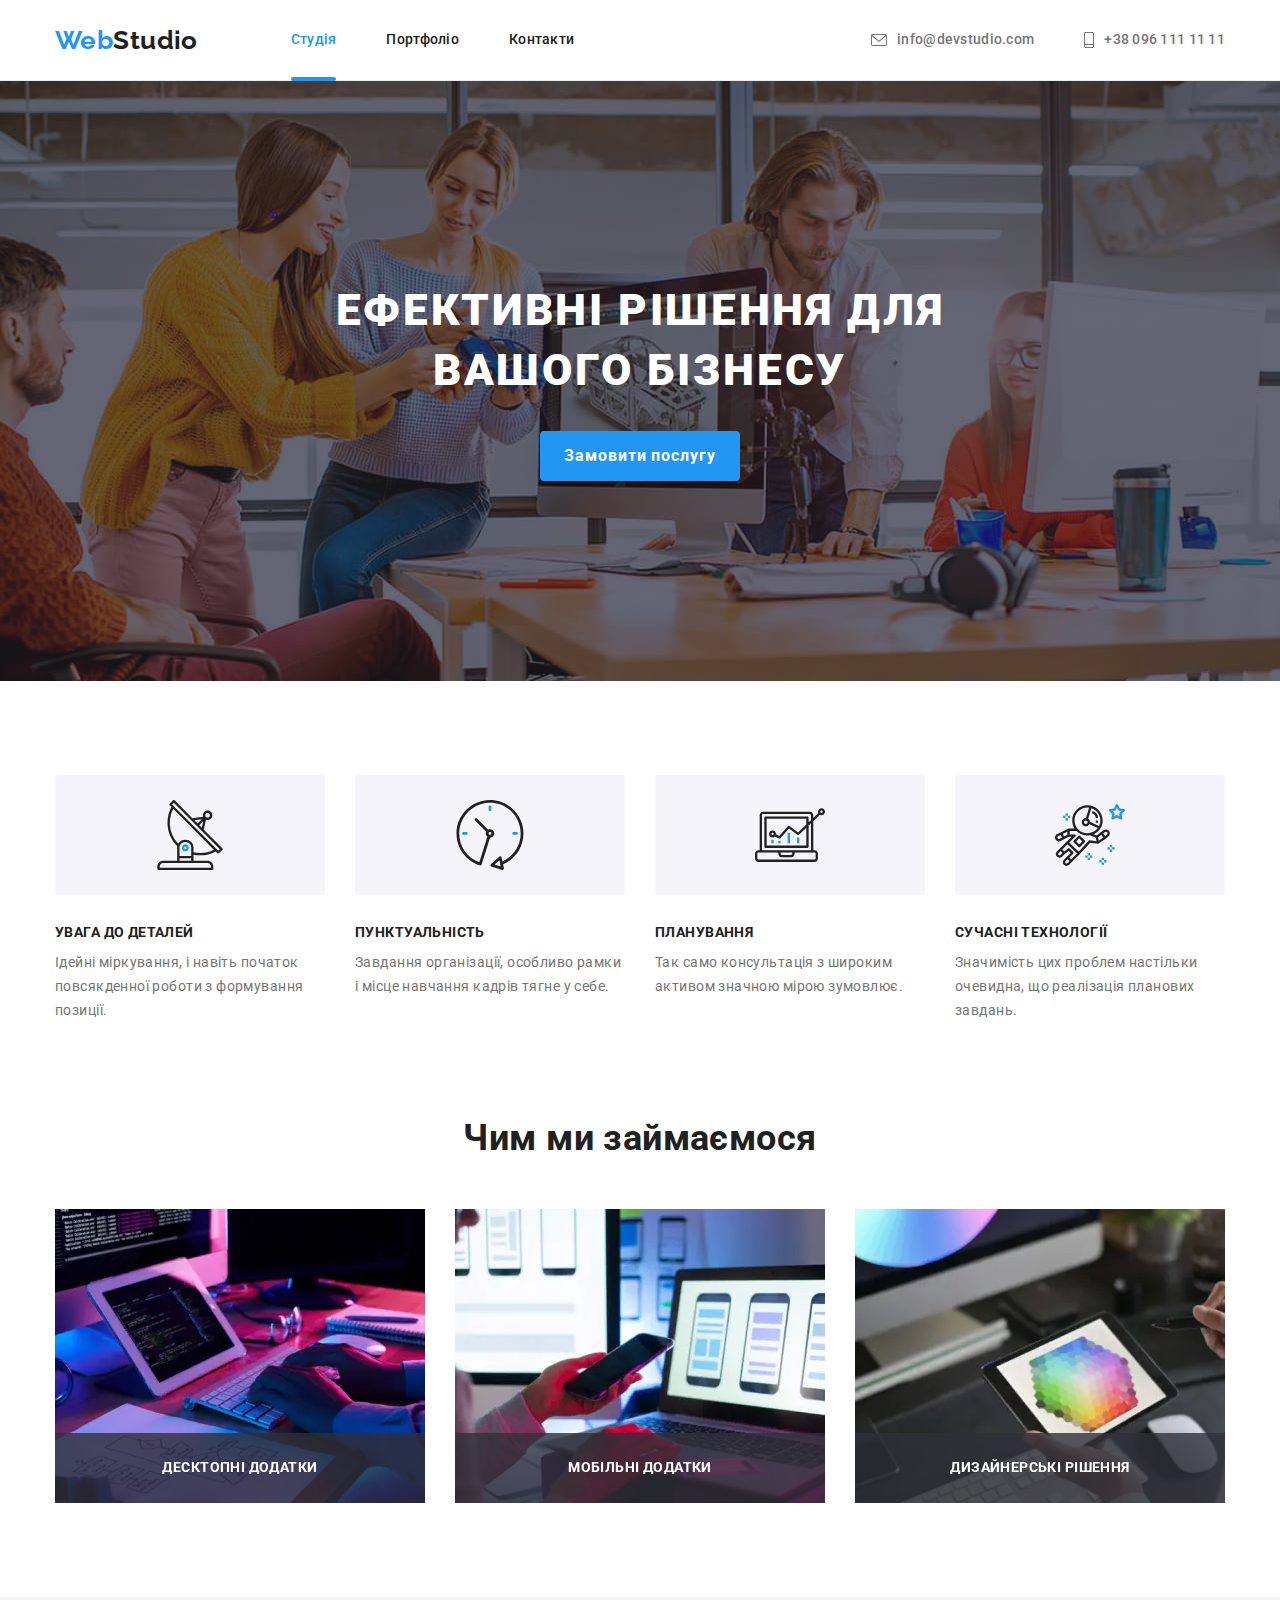
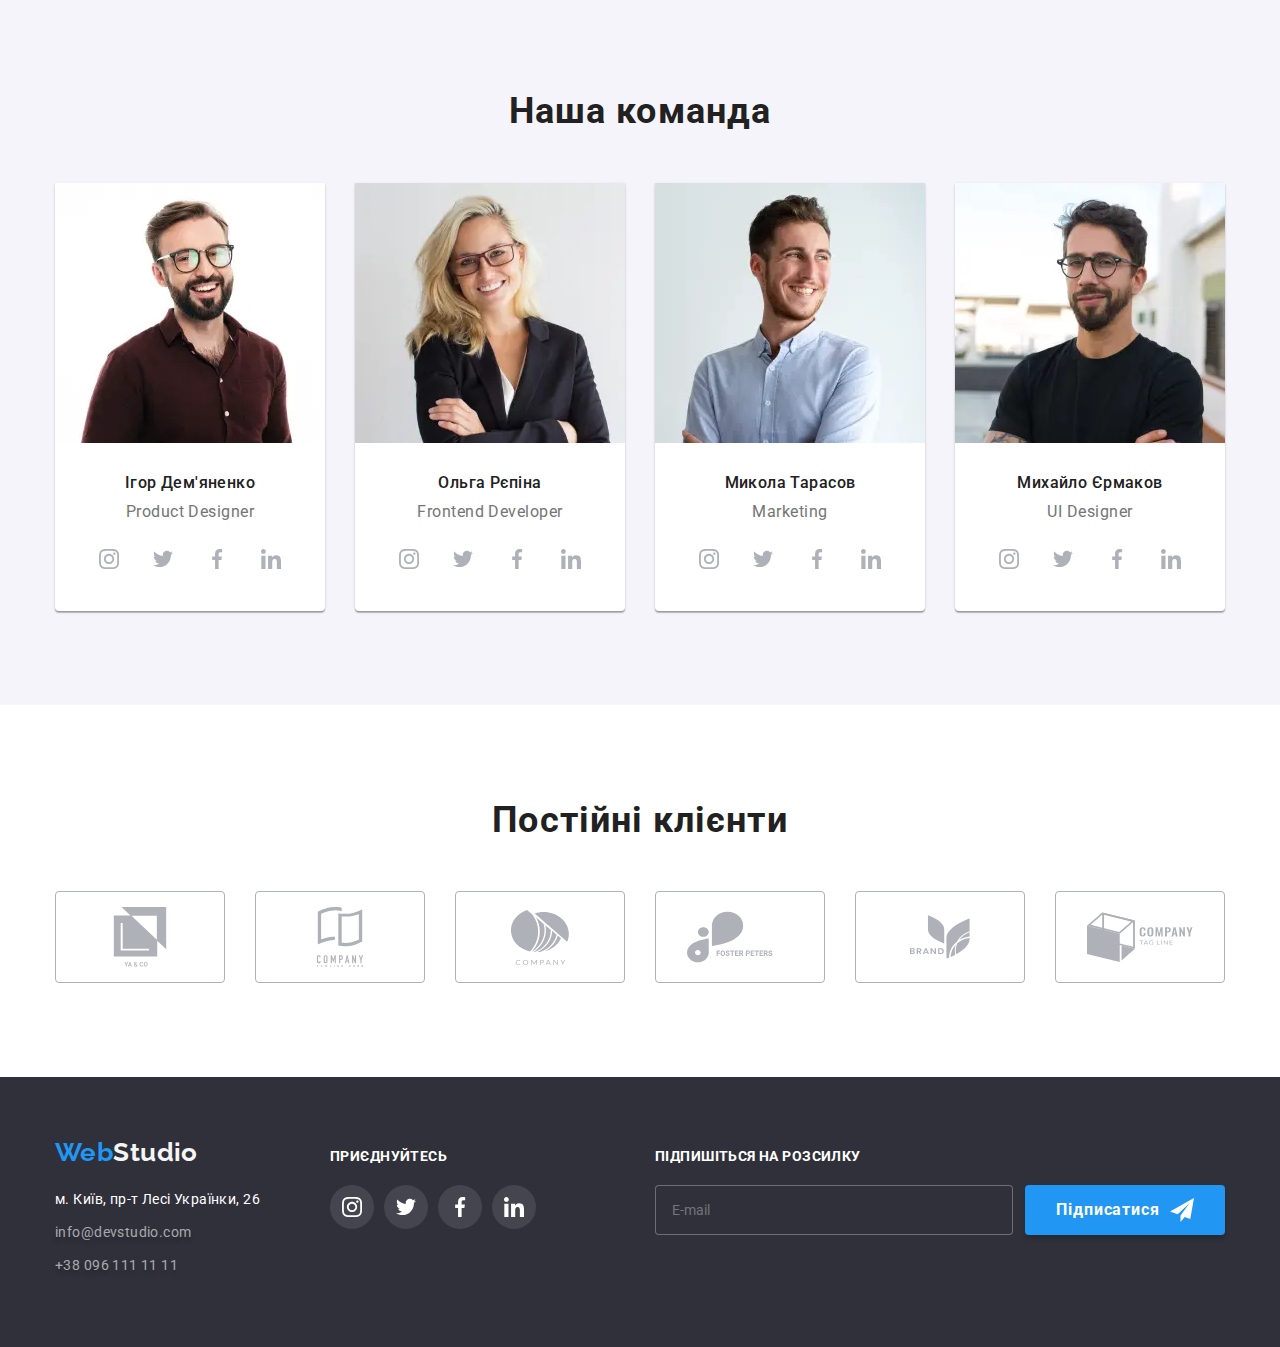
<file: index.html>
<!DOCTYPE html>
<html lang="uk">

<head>
  <meta charset="UTF-8" />
  <meta http-equiv="X-UA-Compatible" content="IE=edge" />
  <meta name="viewport" content="width=device-width, initial-scale=1.0" />
  <title lang="en">Web Studio (Version 2.1)</title>
  <link href="https://fonts.googleapis.com/css2?family=Raleway:wght@700&family=Roboto:wght@400;500;700;900&display=swap"
    rel="stylesheet" />
  <link rel="stylesheet"
    href="https://cdnjs.cloudflare.com/ajax/libs/modern-normalize/1.1.0/modern-normalize.min.css" />
  <!-- <link rel="stylesheet" href="css/styles.css" /> -->
  <link rel="stylesheet" href="./css/main.min.css" />
</head>

<body>
  <header class="header">
    <div class="container header-container">
      <a href="./index.html" lang="en" class="logo"> <span class="zone-logo">Web</span>Studio </a>
      <nav class="header-navigation">
        <ul class="site-nav list">
          <li class="header-item"><a href="" class="header-link link current">Студія</a></li>
          <li class="header-item">
            <a href="./portfolio.html" class="header-link link">Портфоліо</a>
          </li>
          <li class="header-item"><a href="" class="header-link link">Контакти</a></li>
        </ul>
      </nav>
      <button type="button" class="button-menu" data-menu-open>
        <svg class="icon-burger" width="40" height="40">
          <use href="./images/sprint-icons.svg#icon-btn-menu"></use>
        </svg>
      </button>
      <ul class="auth-nav list">
        <li class="item">
          <a href="mailto:info@devstudio.com" class="header-link link">
            <svg class="nav-icon mail" width="16" height="12">
              <use href="./images/sprint-icons.svg#icon-icon-mail"></use>
            </svg>
            info@devstudio.com</a
          >
        </li>
        <li class="item">
          <a href="tel:+380961111111" class="header-link link">
            <svg class="nav-icon tel" width="10" height="16">
              <use href="./images/sprint-icons.svg#icon-smartphone"></use>
            </svg>
            +38 096 111 11 11</a
          >
        </li>
      </ul>
    </div>

    <div class="mobile-menu" data-menu>
      <div class="container mobile-menu__container">
        <button type="button" class="mobile-menu__button-close" data-menu-close>
          <svg class="mobile-menu__icon-close" width="40" height="40">
            <use href="./images/sprint-icons.svg#icon-btn-close-menu"></use>
          </svg>
        </button>
        <ul class="mobile-menu__list list">
          <li class="mobile-menu__item item">
            <a href="" class="mobile-menu__link link current">Студія</a>
          </li>
          <li class="mobile-menu__item item">
            <a href="./portfolio.html" class="mobile-menu__link link">Портфоліо</a>
          </li>
          <li class="mobile-menu__item item">
            <a href="" class="mobile-menu__link link">Контакти</a>
          </li>
        </ul>
        <div class="mobile-menu__contact-container">
          <ul class="mobile-menu__list-contact list">
            <li class="mobile-menu__tel-item item">
              <a href="tel:+380961111111" class="mobile-menu__tel-link link">+38 096 111 11 11</a>
            </li>
            <li class="mobile-menu__mail-item item">
              <a href="mailto:info@devstudio.com" class="mobile-menu__mail-link link"
                >info@devstudio.com</a
              >
            </li>
          </ul>
          <ul class="mobile-menu__social-list list">
            <li class="mobile-menu__social-item item">
              <a href="" class="mobile-menu__social-link link">Instagram</a>
            </li>
            <li mobile-menu__social-item item>
              <a href="" class="mobile-menu__social-link link">Twitter</a>
            </li>
            <li mobile-menu__social-item item>
              <a href="" class="mobile-menu__social-link link">Facebook</a>
            </li>
            <li mobile-menu__social-item item>
              <a href="" class="mobile-menu__social-link linkedin link">LinkedIn</a>
            </li>
          </ul>
        </div>
      </div>
    </div>
  </header>

  <main>
    <section class="hero">
      <div class="container hero__container">
        <h1 class="hero__title">Ефективні рішення для вашого бізнесу</h1>
        <button data-modal-open type="button" class="button btn-mode-blue hero__btn--size">Замовити послугу</button>
       
        <div class="backdrop is-hidden" data-modal>
          <div class="modal">
            <button data-modal-close class="modal__btn">
              <svg class="modal__btn-icon" width="18" height="18">
                <use href="./images/sprint-icons.svg#icon-close-btn">
                </use>
              </svg>
            </button>
            <form class="form">
              <p class="form-text">Залиште свої дані, ми вам передзвонимо</p>
              <div class="form-field">
                <label for="name" class="form-label">Ім'я</label>
                <div class="input-field">
                  <svg class="svg icon-form" width="18" height="18">
                    <use href="./images/sprint-icons.svg#icon-person-black-18dp">
                    </use>
                  </svg>
                  <input
                    class="form-input"
                    type="text"
                    name="name"
                    id="name"
                    required
                  />
                </div>
              </div>
    
              <div class="form-field">
                <label for="tel" class="form-label">Телефон</label>
                <div class="input-field">
                  <svg class="svg icon-form" width="18" height="18">
                    <use href="./images/sprint-icons.svg#icon-phone-black-18dp">
                    </use>
                  </svg>
                  <input
                    class="form-input"
                    type="tel"
                    name="tel"
                    id="tel"
                    required
                  />
                </div>
              </div>
    
              <div class="form-field">
                <label for="email" class="form-label">Пошта</label>
                <div class="input-field">
                  <svg class="svg icon-form" width="18" height="18">
                    <use href="./images/sprint-icons.svg#icon-email-black-18dp">
                    </use>
                  </svg>
                  <input class="form-input" type="email" name="email" id="email" required />
                </div>
              </div>
              <div class="form-field">
                <label for="comment" class="form-label">Коментар</label>
                <textarea
                  class="textarea"
                  name="comment"
                  id="comment"
                  placeholder="Введіть текст"
                ></textarea>
              </div>
              <div class="policy">
                <label class="modal-form__policy">
                  <input class="modal-form__input visually-hidden" type="checkbox" name="policy" required/>
                    <span class="modal-form__checkbox"></span>
                    Погоджуюся з розсилкою та приймаю <a class="modal-form__policy-link" href="">Умови договору</a>
                </label>
              </div>
              <button type="submit" class="form-button button button btn-mode-blue modal-form__submit-btn">Відправити</button>
            </form>
          </div>
        </div>
      </div>
    </section>

    <section class="section features">
      <div class="container features__container">
        <h2 class="visually-hidden">Features</h2>
        <ul class="features__list list">
          <li class="features__item">
           <div class="features__icon">
             <svg class="features__icon-antenna" width="70" height="70">
              <use href="./images/sprint-icons.svg#icon-antenna">
              </use>
            </svg>
           </div>
            <h3 class="features__title">Увага до деталей</h3>
            <p class="features__text">
              Ідейні міркування, і навіть початок повсякденної роботи з формування позиції.
            </p>
          </li>
          <li class="features__item item">
            <div class="features__icon">
             <svg class="features__icon-clock" width="70" height="70">
              <use href="./images/sprint-icons.svg#icon-clock">
              </use>
            </svg>
           </div>
            <h3 class="features__title">Пунктуальність</h3>
            <p class="features__text">
              Завдання організації, особливо рамки і місце навчання кадрів тягне у себе.
            </p>
          </li>
          <li class="features__item item">
           <div class="features__icon">
             <svg class="features__icon-diagram" width="70" height="70">
              <use href="./images/sprint-icons.svg#icon-diagram">
              </use>
            </svg>
           </div>
            <h3 class="features__title">Планування</h3>
            <p class="features__text">
              Так само консультація з широким активом значною мірою зумовлює.
            </p>
          </li>
          <li class="features__item">
           <div class="features__icon">
             <svg class="features__icon-astronaut" width="70" height="70">
              <use href="./images/sprint-icons.svg#icon-astronaut">
              </use>
            </svg>
           </div>
            <h3 class="features__title">Сучасні технології</h3>
            <p class="features__text">
              Значимість цих проблем настільки очевидна, що реалізація планових завдань.
            </p>
          </li>
        </ul>
      </div>
    </section>
    
    <section class="section work">
      <div class="container">
        <h2 class="work__title">Чим ми займаємося</h2>
        <ul class="work__img list">
          <li class="work__item work__item--overlay">

            <picture>
              <source
                srcset="./images/img-1x.webp 1x, ./images/img-2x.webp 2x"
                media="(min-width: 1200px)"
                type="image/webp" />
              <source
                srcset="./images/img-1x.jpg 1x, ./images/img-2x.jpg 2x"
                media="(min-width: 1200px) " />
              <img
                class="work-img"
                src="./images/img.jpg"
                alt="продукт1"
                width="370"
            /></picture>

              <p class="work__thumb">Десктопні додатки</p>
          </li>
          <li class="work__item work__item--overlay">
            
            <picture>
              <source
                srcset="./images/img1-1x.webp 1x, ./images/img1-2x.webp 2x"
                media="(min-width: 1200px)"
                type="image/webp" />
              <source
                srcset="./images/img1-1x.jpg 1x, ./images/img1-2x.jpg 2x"
                media="(min-width: 1200px) " />
              <img
                class="work-img"
                src="./images/img1.jpg"
                alt="продукт2"
                width="370"
            /></picture>

              <p class="work__thumb">Мобільні додатки</p>

          </li>
          <li class="work__item work__item--overlay">
            
            <picture>
              <source
                srcset="./images/img2-1x.webp 1x, ./images/img2-2x.webp 2x"
                media="(min-width: 1200px)"
                type="image/webp" />
              <source
                srcset="./images/img2-1x.jpg 1x, ./images/img2-2x.jpg 2x"
                media="(min-width: 1200px) " />
              <img
                class="work-img"
                src="./images/img2.jpg"
                alt="продукт3"
                width="370"
            /></picture>
            
              <p class="work__thumb">Дизайнерські рішення</p>
          </li>
        </ul>
      </div>
    </section>

    <section class="section team__section">
      <div class="team container">
        <h2 class="team__title">Наша команда</h2>

        <ul class="team__container list">
          <li class="team__card">

            <picture>
              <source
                srcset="./images/Product_Designer-desktop.webp 1x, ./images/Product_Designer-desktop-2x.webp 2x"
                media="(min-width: 1200px)"
                type="image/webp"
              />
              <source
                srcset="./images/Product_Designer-desktop.jpg 1x, ./images/Product_Designer-desktop-2x.jpg 2x"
                media="(min-width: 1200px)"
              />

              <source
                srcset="./images/Product_Designer-tablet.webp 1x, ./images/Product_Designer-tablet-2x.webp 2x"
                media="(min-width: 768px)"
                type="image/webp"
              />
              <source
                srcset="./images/Product_Designer-tablet.jpg 1x, ./images/Product_Designer-tablet-2x.jpg 2x"
                media="(min-width: 768px)"
              />

              <source
                srcset="./images/Product_Designer-mobile.webp 1x, ./images/Product_Designer-mobile-2x.webp 2x"
                media="(max-width: 767px)"
                type="image/webp"
              />
              <source
                srcset="./images/Product_Designer-mobile.jpg 1x, ./images/Product_Designer-mobile-2x.jpg 2x"
                media="(max-width: 767px)"
              />

              <img
                class="team-img"
                src="./images/img3.jpg"
                alt="фото1"
              />
            </picture>

            <div class="team__content">
              <h3 class="team__name">Ігор Дем'яненко</h3>
              <p lang="en" class="team__profession">Product Designer</p>
              <ul class="social list">
                <li class="social__item">
                  <a class="social__link" href="">
                    <svg class="social__icons" width="20" height="20">
                      <use href="./images/sprint-icons.svg#icon-instagram">
                      </use>
                    </svg>
                  </a>
                </li>
                <li class="social__item">
                  <a class="social__link" href="">
                    <svg class="social__icons" width="20" height="20">
                      <use href="./images/sprint-icons.svg#icon-twitter">
                      </use>
                    </svg>
                  </a>
                </li>
                <li class="social__item">
                  <a class="social__link" href="">
                    <svg class="social__icons" width="20" height="20">
                      <use href="./images/sprint-icons.svg#icon-facebook">
                      </use>
                    </svg>
                  </a>
                </li>
                <li class="social__item">
                  <a class="social__link" href="">
                    <svg class="social__icons" width="20" height="20">
                      <use href="./images/sprint-icons.svg#icon-linkedin">
                      </use>
                    </svg>
                  </a>
                </li>
              </ul>
            </div>
          </li>

          <li class="team__card">

            <picture>
              <source
                srcset="./images/Frontend_Developer-desktop.webp 1x, ./images/Frontend_Developer-desktop-2x.webp 2x"
                media="(min-width: 1200px)"
                type="image/webp"
              />
              <source
                srcset="./images/Frontend_Developer-desktop.jpg 1x, ./images/Frontend_Developer-desktop-2x.jpg 2x"
                media="(min-width: 1200px)"
              />

              <source
                srcset="./images/Frontend_Developer-tablet.webp 1x, ./images/Frontend_Developer-tablet-2x.webp 2x"
                media="(min-width: 768px)"
                type="image/webp"
              />
              <source
                srcset="./images/Frontend_Developer-tablet.jpg 1x, ./images/Frontend_Developer-tablet-2x.jpg 2x"
                media="(min-width: 768px)"
              />

              <source
                srcset="./images/Frontend_Developer-mobile.webp 1x, ./images/Frontend_Developer-mobile-2x.webp 2x"
                media="(max-width: 767px)"
                type="image/webp"
              />
              <source
                srcset="./images/Frontend_Developer-mobile.jpg 1x, ./images/Frontend_Developer-mobile-2x.jpg 2x"
                media="(max-width: 767px)"
              />

              <img
                class="team-img"
                src="./images/img4.jpg"
                alt="фото2"
              />
            </picture>

            <div class="team__content">
              <h3 class="team__name">Ольга Рєпіна</h3>
              <p lang="en" class="team__profession">Frontend Developer</p>
              <ul class="social list">
                <li class="social__item">
                  <a class="social__link" href="">
                    <svg class="social__icons" width="20" height="20">
                      <use href="./images/sprint-icons.svg#icon-instagram">
                      </use>
                    </svg>
                  </a>
                </li>
                <li class="social__item">
                  <a class="social__link" href="">
                    <svg class="social__icons" width="20" height="20">
                      <use href="./images/sprint-icons.svg#icon-twitter">
                      </use>
                    </svg>
                  </a>
                </li>
                <li class="social__item">
                  <a class="social__link" href="">
                    <svg class="social__icons" width="20" height="20">
                      <use href="./images/sprint-icons.svg#icon-facebook">
                      </use>
                    </svg>
                  </a>
                </li>
                <li class="social__item">
                  <a class="social__link" href="">
                    <svg class="social__icons" width="20" height="20">
                      <use href="./images/sprint-icons.svg#icon-linkedin">
                      </use>
                    </svg>
                  </a>
                </li>
              </ul>
            </div>
          </li>

          <li class="team__card">

            <picture>
              <source
                srcset="./images/Marketing-desktop.webp 1x, ./images/Marketing-desktop-2x.webp 2x"
                media="(min-width: 1200px)"
                type="image/webp"
              />
              <source
                srcset="./images/Marketing-desktop.jpg 1x, ./images/Marketing-desktop-2x.jpg 2x"
                media="(min-width: 1200px)"
              />

              <source
                srcset="./images/Marketing-tablet.webp 1x, ./images/Marketing-tablet-2x.webp 2x"
                media="(min-width: 768px)"
                type="image/webp"
              />
              <source
                srcset="./images/Marketing-tablet.jpg 1x, ./images/Marketing-tablet-2x.jpg 2x"
                media="(min-width: 768px)"
              />

              <source
                srcset="./images/Marketing-mobile.webp 1x, ./images/Marketing-mobile-2x.webp 2x"
                media="(max-width: 767px)"
                type="image/webp"
              />
              <source
                srcset="./images/Marketing-mobile.jpg 1x, ./images/Marketing-mobile-2x.jpg 2x"
                media="(max-width: 767px)"
              />

              <img
                class="team-img"
                src="./images/img5.jpg"
                alt="фото3"
              />
            </picture>

            <div class="team__content">
              <h3 class="team__name">Микола Тарасов</h3>
              <p lang="en" class="team__profession">Marketing</p>
              <ul class="social list">
                <li class="social__item">
                  <a class="social__link" href="">
                    <svg class="social__icons" width="20" height="20">
                      <use href="./images/sprint-icons.svg#icon-instagram">
                      </use>
                    </svg>
                  </a>
                </li>
                <li class="social__item">
                  <a class="social__link" href="">
                    <svg class="social__icons" width="20" height="20">
                      <use href="./images/sprint-icons.svg#icon-twitter">
                      </use>
                    </svg>
                  </a>
                </li>
                <li class="social__item">
                  <a class="social__link" href="">
                    <svg class="social__icons" width="20" height="20">
                      <use href="./images/sprint-icons.svg#icon-facebook">
                      </use>
                    </svg>
                  </a>
                </li>
                <li class="social__item">
                  <a class="social__link" href="">
                    <svg class="social__icons" width="20" height="20">
                      <use href="./images/sprint-icons.svg#icon-linkedin">
                      </use>
                    </svg>
                  </a>
                </li>
              </ul>
            </div>
          </li>

          <li class="team__card">

            <picture>
              <source
                srcset="./images/UI_Designer-desktop.webp 1x, ./images/UI_Designer-desktop-2x.webp 2x"
                media="(min-width: 1200px)"
                type="image/webp"
              />
              <source
                srcset="./images/UI_Designer-desktop.jpg 1x, ./images/UI_Designer-desktop-2x.jpg 2x"
                media="(min-width: 1200px)"
              />

              <source
                srcset="./images/UI_Designer-tablet.webp 1x, ./images/UI_Designer-tablet-2x.webp 2x"
                media="(min-width: 768px)"
                type="image/webp"
              />
              <source
                srcset="./images/UI_Designer-tablet.jpg 1x, ./images/UI_Designer-tablet-2x.jpg 2x"
                media="(min-width: 768px)"
              />

              <source
                srcset="./images/UI_Designer-mobile.webp 1x, ./images/UI_Designer-mobile-2x.webp 2x"
                media="(max-width: 767px)"
                type="image/webp"
              />
              <source
                srcset="./images/UI_Designer-mobile.jpg 1x, ./images/UI_Designer-mobile-2x.jpg 2x"
                media="(max-width: 767px)"
              />

              <img
                class="team-img"
                src="./images/img6.jpg"
                alt="фото4"
              />
            </picture>

            <div class="team__content">
              <h3 class="team__name">Михайло Єрмаков</h3>
              <p lang="en" class="team__profession">UI Designer</p>
              <ul class="social list">
                <li class="social__item">
                  <a class="social__link" href="">
                    <svg class="social__icons" width="20" height="20">
                      <use href="./images/sprint-icons.svg#icon-instagram">
                      </use>
                    </svg>
                  </a>
                </li>
                <li class="social__item">
                  <a class="social__link" href="">
                    <svg class="social__icons" width="20" height="20">
                      <use href="./images/sprint-icons.svg#icon-twitter">
                      </use>
                    </svg>
                  </a>
                </li>
                <li class="social__item">
                  <a class="social__link" href="">
                    <svg class="social__icons" width="20" height="20">
                      <use href="./images/sprint-icons.svg#icon-facebook">
                      </use>
                    </svg>
                  </a>
                </li>
                <li class="social__item">
                  <a class="social__link" href="">
                    <svg class="social__icons" width="20" height="20">
                      <use href="./images/sprint-icons.svg#icon-linkedin">
                      </use>
                    </svg>
                  </a>
                </li>
              </ul>
            </div>
          </li>
        </ul>
      </div>
    </section>

    <section class="section clients">
      <div class="container clients__container">
        <h2 class="clients__title">Постійні клієнти</h2>
        <ul class="clients list">
          <li class="clients__item">
            <a class="clients__link" href="">
              <svg width="106" height="60" class="clients__icon">
                <use href="./images/sprint-icons.svg#icon-logo1">
                </use>
              </svg>
            </a>
          </li>
          <li class="clients__item">
            <a class="clients__link" href="">
              <svg width="106" height="60" class="clients__icon">
                <use href="./images/sprint-icons.svg#icon-logo2">
                </use>
              </svg>
            </a>
          </li>
          </li>
          <li class="clients__item">
            <a class="clients__link" href="">
              <svg width="106" height="60" class="clients__icon">
                <use href="./images/sprint-icons.svg#icon-logo3">
                </use>
              </svg>
            </a>
          </li>
          </li>
          <li class="clients__item">
            <a class="clients__link" href="">
              <svg width="106" height="60" class="clients__icon">
                <use href="./images/sprint-icons.svg#icon-logo4">
                </use>
              </svg>
            </a>
          </li>
          </li>
          <li class="clients__item">
            <a class="clients__link" href="">
              <svg width="106" height="60" class="clients__icon">
                <use href="./images/sprint-icons.svg#icon-logo5">
                </use>
              </svg>
            </a>
          </li>
          </li>
          <li class="clients__item">
            <a class="clients__link" href="">
              <svg width="106" height="60" class="clients__icon">
                <use href="./images/sprint-icons.svg#icon-logo6">
                </use>
              </svg>
            </a>
          </li>
        </ul>
      </div>
    </section>
  </main>
  
  <footer class="footer">
    <div class="container footer__container">
      <div class="footer__tablet">
        <div class="footer__address-data">
          <a href="./index.html" lang="en" class="footer-logo"
          ><span class="zone-logo">Web</span>Studio</a>
        <address>
      <ul class="contact list">
        <li class="contact__item">
          <a href="https://g.page/ak-lesi?share" target="_blank" rel="noopener noreferrer nofollow"
            class="contact__address link">
            м. Київ, пр-т Лесі Українки, 26</a>
        </li>
        <li class="contact__item">
          <a href="mailto:info@devstudio.com" class="contact__group link">info@devstudio.com</a>
        </li>
        <li class="contact__item">
          <a href="tel:+380961111111" class="contact__group link">+38 096 111 11 11</a>
        </li>
      </ul>
    </address>
    </div>
        <div class="links">
    <h3 class="links__title">приєднуйтесь</h3>
    <ul class="social list">
      <li class="social__item">
        <a class="social__link" href="">
          <svg class="footer__icons" width="20" height="20">
            <use href="./images/sprint-icons.svg#icon-instagram">
            </use>
          </svg>
        </a>
      </li>
      <li class="social__item">
        <a class="social__link" href="">
          <svg class="footer__icons" width="20" height="20">
            <use href="./images/sprint-icons.svg#icon-twitter">
            </use>
          </svg>
        </a>
      </li>
      <li class="social__item">
        <a class="social__link" href="">
          <svg class="footer__icons" width="20" height="20">
            <use href="./images/sprint-icons.svg#icon-facebook">
            </use>
          </svg>
        </a>
      </li>
      <li class="social__item">
        <a class="social__link" href="">
          <svg class="footer__icons" width="20" height="20">
            <use href="./images/sprint-icons.svg#icon-linkedin">
            </use>
          </svg>
        </a>
      </li>
    </ul>
  </div>
      </div>

    <div class="subscribe">
      <h3 class="subscribe__title">Підпишіться на розсилку</h3>
      <form class="subscribe__form">
        <lable>
          <input class="subscribe__email" type="text" name="email" placeholder="E-mail" required/>
        </lable>

          <button class="button btn-mode-blue subscribe__btn" type="submit">Підписатися <svg class="subscribe__icon" width="24" height="24">
            <use  href="./images/sprint-icons.svg#icon-send">
            </use>
            </svg>
          </button>
      </form>
    </div>
    </div>

  </footer>
  <script defer src="js/mobile-menu.js"></script>
  <script src="./js/modal.js"></script>
</body>

</html>
</file>
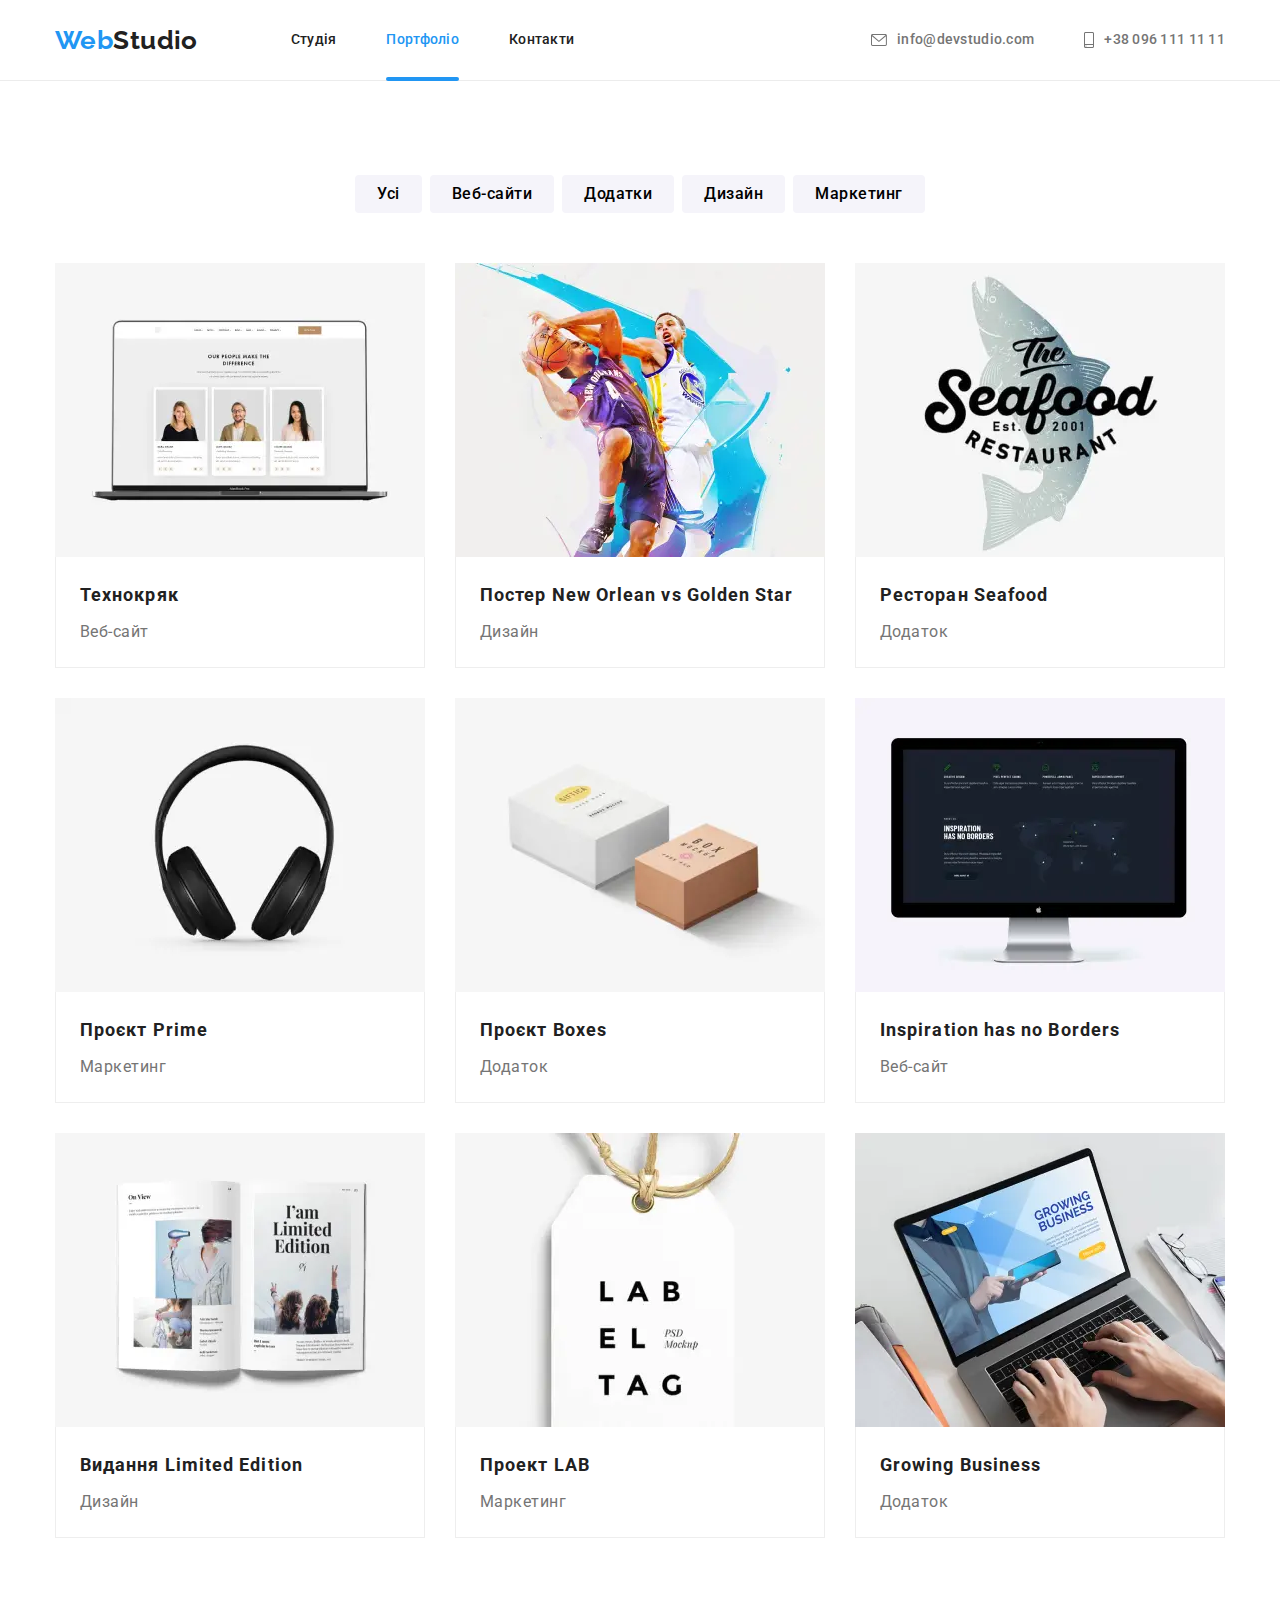
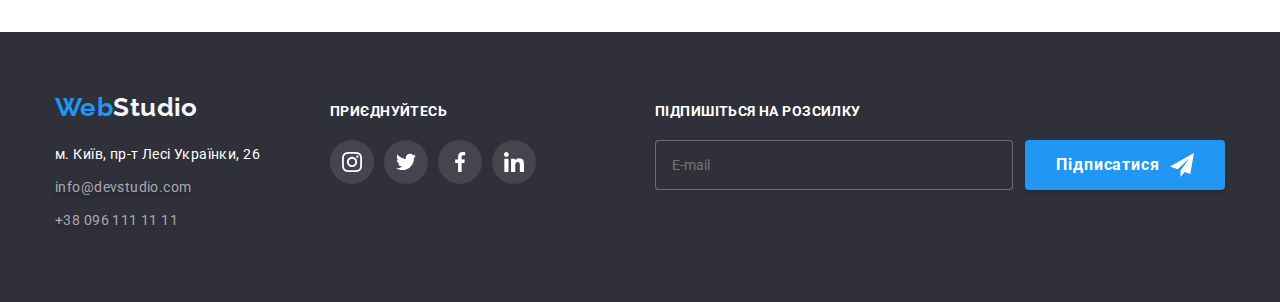
<file: portfolio.html>
<!DOCTYPE html>
<html lang="uk">

<head>
  <meta charset="UTF-8" />
  <meta http-equiv="X-UA-Compatible" content="IE=edge" />
  <meta name="viewport" content="width=device-width, initial-scale=1.0" />
  <title lang="en">Web Studio (Version 2.1)</title>
  <link rel="preconnect" href="https://fonts.googleapis.com" />
  <link rel="preconnect" href="https://fonts.gstatic.com" crossorigin />
  <link href="https://fonts.googleapis.com/css2?family=Raleway:wght@700&family=Roboto:wght@400;500;700;900&display=swap"
    rel="stylesheet" />
  <link rel="stylesheet"
    href="https://cdnjs.cloudflare.com/ajax/libs/modern-normalize/1.1.0/modern-normalize.min.css" />
  <!-- <link rel="stylesheet" href="css/styles.css" /> -->
  <link rel="stylesheet" href="./css/main.min.css" />
</head>

<body class="page">
  <header class="header">
    <div class="container header-container">
      <a href="./index.html" lang="en" class="logo"> <span class="zone-logo">Web</span>Studio </a>
      <nav class="header-navigation">
        <ul class="site-nav list">
          <li class="header-item"><a href="./index.html" class="header-link link">Студія</a></li>
          <li class="header-item">
            <a href="./portfolio.html" class="header-link link current">Портфоліо</a>
          </li>
          <li class="header-item"><a href="" class="header-link link">Контакти</a></li>
        </ul>
      </nav>
      <button type="button" class="button-menu" data-menu-open>
        <svg class="icon-burger" width="40" height="40">
          <use href="./images/sprint-icons.svg#icon-btn-menu"></use>
        </svg>
      </button>
      <ul class="auth-nav list">
        <li class="item">
          <a href="mailto:info@devstudio.com" class="header-link link">
            <svg class="nav-icon mail" width="16" height="12">
              <use href="./images/sprint-icons.svg#icon-icon-mail"></use>
            </svg>
            info@devstudio.com</a>
        </li>
        <li class="item">
          <a href="tel:+380961111111" class="header-link link">
            <svg class="nav-icon tel" width="10" height="16">
              <use href="./images/sprint-icons.svg#icon-smartphone"></use>
            </svg>
            +38 096 111 11 11</a>
        </li>
      </ul>
    </div>
    
    <div class="mobile-menu" data-menu>
      <div class="container mobile-menu__container">
        <button type="button" class="mobile-menu__button-close" data-menu-close>
          <svg class="mobile-menu__icon-close" width="40" height="40">
            <use href="./images/sprint-icons.svg#icon-btn-close-menu"></use>
          </svg>
        </button>
        <ul class="mobile-menu__list list">
          <li class="mobile-menu__item item">
            <a href="" class="mobile-menu__link link">Студія</a>
          </li>
          <li class="mobile-menu__item item">
            <a href="./portfolio.html" class="mobile-menu__link link current">Портфоліо</a>
          </li>
          <li class="mobile-menu__item item">
            <a href="" class="mobile-menu__link link">Контакти</a>
          </li>
        </ul>
        <div class="mobile-menu__contact-container">
          <ul class="mobile-menu__list-contact list">
            <li class="mobile-menu__tel-item item">
              <a href="tel:+380961111111" class="mobile-menu__tel-link link">+38 096 111 11 11</a>
            </li>
            <li class="mobile-menu__mail-item item">
              <a href="mailto:info@devstudio.com" class="mobile-menu__mail-link link">info@devstudio.com</a>
            </li>
          </ul>
          <ul class="mobile-menu__social-list list">
            <li class="mobile-menu__social-item item">
              <a href="https://www.instagram.com" target="_blank" class="mobile-menu__social-link link">Instagram</a>
            </li>
            <li mobile-menu__social-item item>
              <a href="https://www.twitter.com" target="_blank" class="mobile-menu__social-link link">Twitter</a>
            </li>
            <li mobile-menu__social-item item>
              <a href="https://www.facebook.com" target="_blank" class="mobile-menu__social-link link">Facebook</a>
            </li>
            <li mobile-menu__social-item item>
              <a href="https://www.linkedin.com" target="_blank"
                class="mobile-menu__social-link linkedin link">LinkedIn</a>
            </li>
          </ul>
        </div>
      </div>
    </div>
  </header>

  <main>
    <section class="section">
      <div class="container">
        <h1 class="visually-hidden">Portfolio</h1>
        <ul class="filters list">
          <li class="filters__item">
            <button type="button" class="button btn-mode-grey">Усі</button>
          </li>
          <li class="filters__item">
            <button type="button" class="button btn-mode-grey">
              Веб-сайти
            </button>
          </li>
          <li class="filters__item">
            <button type="button" class="button btn-mode-grey">
              Додатки
            </button>
          </li>
          <li class="filters__item">
            <button type="button" class="button btn-mode-grey">Дизайн</button>
          </li>
          <li class="filters__item">
            <button type="button" class="button btn-mode-grey">
              Маркетинг
            </button>
          </li>
        </ul>

        <ul class="portfolio list">
          <li class="portfolio__element">
            <a class="portfolio__link link" href="">
              <div class="portfolio__overlay">

                <picture>
                  <source srcset="
                        ./images/img1-desktop-1x.webp 1x,
                        ./images/img1-desktop-2x.webp 2x
                      " media="(min-width: 1200px)" type="image/webp" />
                  <source srcset="
                        ./images/img1-desktop-1x.jpg 1x,
                        ./images/img1-desktop-2x.jpg 2x
                      " media="(min-width: 1200px)" />

                  <source srcset="
                        ./images/img1-tablet-1x.webp 1x,
                        ./images/img1-tablet-2x.webp 2x
                      " media="(min-width: 768px)" type="image/webp" />
                  <source srcset="
                        ./images/img1-tablet-1x.jpg 1x,
                        ./images/img1-tablet-2x.jpg 2x
                      " media="(min-width: 768px)" />

                  <source srcset="
                        ./images/img1-mobile-1x.webp 1x,
                        ./images/img1-mobile-2x.webp 2x
                      " media="(max-width: 767px)" type="image/webp" />
                  <source srcset="
                        ./images/img1-mobile-1x.jpg 1x,
                        ./images/img1-mobile-2x.jpg 2x
                      " media="(max-width: 767px)" />

                  <img class="portfolio-img" src="./images/img1-desktop-1x.jpg" alt="лептоп" />
                </picture>

                <div class="portfolio__thumb">
                  <p>
                    Ресурс пропонує комплексні пропозиції з різним рівнем
                    функціоналу та сервісів. Все це дозволить відвідувачу
                    отримати вичерпні відомості про компанію чи приватну
                    особу.
                  </p>
                </div>
              </div>
              <div class="portfolio__wrap">
                <h2 class="portfolio__title">Технокряк</h2>
                <p class="portfolio__content">Веб-сайт</p>
              </div>
            </a>
          </li>

          <li class="portfolio__element">
            <a class="portfolio__link link" href="">
              <div class="portfolio__overlay">

                <picture>
                  <source srcset="
                        ./images/img2-desktop-1x.webp 1x,
                        ./images/img2-desktop-2x.webp 2x
                      " media="(min-width: 1200px)" type="image/webp" />
                  <source srcset="
                        ./images/img2-desktop-1x.jpg 1x,
                        ./images/img2-desktop-2x.jpg 2x
                      " media="(min-width: 1200px)" />

                  <source srcset="
                        ./images/img2-tablet-1x.webp 1x,
                        ./images/img2-tablet-2x.webp 2x
                      " media="(min-width: 768px)" type="image/webp" />
                  <source srcset="
                        ./images/img2-tablet-1x.jpg 1x,
                        ./images/img2-tablet-2x.jpg 2x
                      " media="(min-width: 768px)" />

                  <source srcset="
                        ./images/img2-mobile-1x.webp 1x,
                        ./images/img2-mobile-2x.webp 2x
                      " media="(max-width: 767px)" type="image/webp" />
                  <source srcset="
                        ./images/img2-mobile-1x.jpg 1x,
                        ./images/img2-mobile-2x.jpg 2x
                      " media="(max-width: 767px)" />

                  <img class="portfolio-img" src="./images/img2-desktop-1x.jpg" alt="два хлопці грають в баскетбол" />
                </picture>

                <div class="portfolio__thumb">
                  <p>
                    Ресурс пропонує комплексні пропозиції з різним рівнем
                    функціоналу та сервісів. Все це дозволить відвідувачу
                    отримати вичерпні відомості про компанію чи приватну
                    особу.
                  </p>
                </div>
              </div>
              <div class="portfolio__wrap">
                <h2 class="portfolio__title">Постер New Orlean vs Golden Star</h2>
                <p class="portfolio__content">Дизайн</p>
              </div>
            </a>
          </li>

          <li class="portfolio__element">
            <a class="portfolio__link link" href="">
              <div class="portfolio__overlay">

                <picture>
                  <source srcset="
                        ./images/img3-desktop-1x.webp 1x,
                        ./images/img3-desktop-2x.webp 2x
                      " media="(min-width: 1200px)" type="image/webp" />
                  <source srcset="
                        ./images/img3-desktop-1x.jpg 1x,
                        ./images/img3-desktop-2x.jpg 2x
                      " media="(min-width: 1200px)" />

                  <source srcset="
                        ./images/img3-tablet-1x.webp 1x,
                        ./images/img3-tablet-2x.webp 2x
                      " media="(min-width: 768px)" type="image/webp" />
                  <source srcset="
                        ./images/img3-tablet-1x.jpg 1x,
                        ./images/img3-tablet-2x.jpg 2x
                      " media="(min-width: 768px)" />

                  <source srcset="
                        ./images/img3-mobile-1x.webp 1x,
                        ./images/img3-mobile-2x.webp 2x
                      " media="(max-width: 767px)" type="image/webp" />
                  <source srcset="
                        ./images/img3-mobile-1x.jpg 1x,
                        ./images/img3-mobile-2x.jpg 2x
                      " media="(max-width: 767px)" />

                  <img class="portfolio-img" src="./images/img3-desktop-1x.jpg" alt="назва ресторану" />
                </picture>

                <div class="portfolio__thumb">
                  <p>
                    Ресурс пропонує комплексні пропозиції з різним рівнем
                    функціоналу та сервісів. Все це дозволить відвідувачу
                    отримати вичерпні відомості про компанію чи приватну
                    особу.
                  </p>
                </div>
              </div>
              <div class="portfolio__wrap">
                <h2 class="portfolio__title">Ресторан Seafood</h2>
                <p class="portfolio__content">Додаток</p>
              </div>
            </a>
          </li>

          <li class="portfolio__element">
            <a class="portfolio__link link" href="">
              <div class="portfolio__overlay">

                <picture>
                  <source srcset="
                        ./images/img4-desktop-1x.webp 1x,
                        ./images/img4-desktop-2x.webp 2x
                      " media="(min-width: 1200px)" type="image/webp" />
                  <source srcset="
                        ./images/img4-desktop-1x.jpg 1x,
                        ./images/img4-desktop-2x.jpg 2x
                      " media="(min-width: 1200px)" />

                  <source srcset="
                        ./images/img4-tablet-1x.webp 1x,
                        ./images/img4-tablet-2x.webp 2x
                      " media="(min-width: 768px)" type="image/webp" />
                  <source srcset="
                        ./images/img4-tablet-1x.jpg 1x,
                        ./images/img4-tablet-2x.jpg 2x
                      " media="(min-width: 768px)" />

                  <source srcset="
                        ./images/img4-mobile-1x.webp 1x,
                        ./images/img4-mobile-2x.webp 2x
                      " media="(max-width: 767px)" type="image/webp" />
                  <source srcset="
                        ./images/img4-mobile-1x.jpg 1x,
                        ./images/img4-mobile-2x.jpg 2x
                      " media="(max-width: 767px)" />

                  <img class="portfolio-img" src="./images/img4-desktop-1x.jpg" alt="навушники" />
                </picture>

                <div class="portfolio__thumb">
                  <p>
                    Ресурс пропонує комплексні пропозиції з різним рівнем
                    функціоналу та сервісів. Все це дозволить відвідувачу
                    отримати вичерпні відомості про компанію чи приватну
                    особу.
                  </p>
                </div>
              </div>
              <div class="portfolio__wrap">
                <h2 class="portfolio__title">Проєкт Prime</h2>
                <p class="portfolio__content">Маркетинг</p>
              </div>
            </a>
          </li>

          <li class="portfolio__element">
            <a class="portfolio__link link" href="">
              <div class="portfolio__overlay">


                <picture>
                  <source srcset="
                        ./images/img5-desktop-1x.webp 1x,
                        ./images/img5-desktop-2x.webp 2x
                      " media="(min-width: 1200px)" type="image/webp" />
                  <source srcset="
                        ./images/img5-desktop-1x.jpg 1x,
                        ./images/img5-desktop-2x.jpg 2x
                      " media="(min-width: 1200px)" />

                  <source srcset="
                        ./images/img5-tablet-1x.webp 1x,
                        ./images/img5-tablet-2x.webp 2x
                      " media="(min-width: 768px)" type="image/webp" />
                  <source srcset="
                        ./images/img5-tablet-1x.jpg 1x,
                        ./images/img5-tablet-2x.jpg 2x
                      " media="(min-width: 768px)" />

                  <source srcset="
                        ./images/img5-mobile-1x.webp 1x,
                        ./images/img5-mobile-2x.webp 2x
                      " media="(max-width: 767px)" type="image/webp" />
                  <source srcset="
                        ./images/img5-mobile-1x.jpg 1x,
                        ./images/img5-mobile-2x.jpg 2x
                      " media="(max-width: 767px)" />

                  <img class="portfolio-img" src="./images/img5-desktop-1x.jpg" alt="дві коробки" />
                </picture>

                <div class="portfolio__thumb">
                  <p>
                    Ресурс пропонує комплексні пропозиції з різним рівнем
                    функціоналу та сервісів. Все це дозволить відвідувачу
                    отримати вичерпні відомості про компанію чи приватну
                    особу.
                  </p>
                </div>
              </div>
              <div class="portfolio__wrap">
                <h2 class="portfolio__title">Проєкт Boxes</h2>
                <p class="portfolio__content">Додаток</p>
              </div>
            </a>
          </li>

          <li class="portfolio__element">
            <a class="portfolio__link link" href="">
              <div class="portfolio__overlay">

                <picture>
                  <source srcset="
                        ./images/img6-desktop-1x.webp 1x,
                        ./images/img6-desktop-2x.webp 2x
                      " media="(min-width: 1200px)" type="image/webp" />
                  <source srcset="
                        ./images/img6-desktop-1x.jpg 1x,
                        ./images/img6-desktop-2x.jpg 2x
                      " media="(min-width: 1200px)" />

                  <source srcset="
                        ./images/img6-tablet-1x.webp 1x,
                        ./images/img6-tablet-2x.webp 2x
                      " media="(min-width: 768px)" type="image/webp" />
                  <source srcset="
                        ./images/img6-tablet-1x.jpg 1x,
                        ./images/img6-tablet-2x.jpg 2x
                      " media="(min-width: 768px)" />

                  <source srcset="
                        ./images/img6-mobile-1x.webp 1x,
                        ./images/img6-mobile-2x.webp 2x
                      " media="(max-width: 767px)" type="image/webp" />
                  <source srcset="
                        ./images/img6-mobile-1x.jpg 1x,
                        ./images/img6-mobile-2x.jpg 2x
                      " media="(max-width: 767px)" />

                  <img class="portfolio-img" src="./images/img6-desktop-1x.jpg" alt="монітор" />
                </picture>

                <div class="portfolio__thumb">
                  <p>
                    Ресурс пропонує комплексні пропозиції з різним рівнем
                    функціоналу та сервісів. Все це дозволить відвідувачу
                    отримати вичерпні відомості про компанію чи приватну
                    особу.
                  </p>
                </div>
              </div>
              <div class="portfolio__wrap">
                <h2 class="portfolio__title">Inspiration has no Borders</h2>
                <p class="portfolio__content">Веб-сайт</p>
              </div>
            </a>
          </li>

          <li class="portfolio__element">
            <a class="portfolio__link link" href="">
              <div class="portfolio__overlay">

                <picture>
                  <source srcset="
                        ./images/img7-desktop-1x.webp 1x,
                        ./images/img7-desktop-2x.webp 2x
                      " media="(min-width: 1200px)" type="image/webp" />
                  <source srcset="
                        ./images/img7-desktop-1x.jpg 1x,
                        ./images/img7-desktop-2x.jpg 2x
                      " media="(min-width: 1200px)" />

                  <source srcset="
                        ./images/img7-tablet-1x.webp 1x,
                        ./images/img7-tablet-2x.webp 2x
                      " media="(min-width: 768px)" type="image/webp" />
                  <source srcset="
                        ./images/img7-tablet-1x.jpg 1x,
                        ./images/img7-tablet-2x.jpg 2x
                      " media="(min-width: 768px)" />

                  <source srcset="
                        ./images/img7-mobile-1x.webp 1x,
                        ./images/img7-mobile-2x.webp 2x
                      " media="(max-width: 767px)" type="image/webp" />
                  <source srcset="
                        ./images/img7-mobile-1x.jpg 1x,
                        ./images/img7-mobile-2x.jpg 2x
                      " media="(max-width: 767px)" />

                  <img class="portfolio-img" src="./images/img7-desktop-1x.jpg" alt="відкритий журнал" />
                </picture>

                <div class="portfolio__thumb">
                  <p>
                    Ресурс пропонує комплексні пропозиції з різним рівнем
                    функціоналу та сервісів. Все це дозволить відвідувачу
                    отримати вичерпні відомості про компанію чи приватну
                    особу.
                  </p>
                </div>
              </div>
              <div class="portfolio__wrap">
                <h2 class="portfolio__title">Видання Limited Edition</h2>
                <p class="portfolio__content">Дизайн</p>
              </div>
            </a>
          </li>

          <li class="portfolio__element">
            <a class="portfolio__link link" href="">
              <div class="portfolio__overlay">

                <picture>
                  <source srcset="
                        ./images/img8-desktop-1x.webp 1x,
                        ./images/img8-desktop-2x.webp 2x
                      " media="(min-width: 1200px)" type="image/webp" />
                  <source srcset="
                        ./images/img8-desktop-1x.jpg 1x,
                        ./images/img8-desktop-2x.jpg 2x
                      " media="(min-width: 1200px)" />

                  <source srcset="
                        ./images/img8-tablet-1x.webp 1x,
                        ./images/img8-tablet-2x.webp 2x
                      " media="(min-width: 768px)" type="image/webp" />
                  <source srcset="
                        ./images/img8-tablet-1x.jpg 1x,
                        ./images/img8-tablet-2x.jpg 2x
                      " media="(min-width: 768px)" />

                  <source srcset="
                        ./images/img8-mobile-1x.webp 1x,
                        ./images/img8-mobile-2x.webp 2x
                      " media="(max-width: 767px)" type="image/webp" />
                  <source srcset="
                        ./images/img8-mobile-1x.jpg 1x,
                        ./images/img8-mobile-2x.jpg 2x
                      " media="(max-width: 767px)" />

                  <img class="portfolio-img" src="./images/img8-desktop-1x.jpg" alt="бірка з логотиром" />
                </picture>

                <div class="portfolio__thumb">
                  <p>
                    Ресурс пропонує комплексні пропозиції з різним рівнем
                    функціоналу та сервісів. Все це дозволить відвідувачу
                    отримати вичерпні відомості про компанію чи приватну
                    особу.
                  </p>
                </div>
              </div>
              <div class="portfolio__wrap">
                <h2 class="portfolio__title">Проект LAB</h2>
                <p class="portfolio__content">Маркетинг</p>
              </div>
            </a>
          </li>

          <li class="portfolio__element">
            <a class="portfolio__link link" href="">
              <div class="portfolio__overlay">

                <picture>
                  <source srcset="
                        ./images/img9-desktop-1x.webp 1x,
                        ./images/img9-desktop-2x.webp 2x
                      " media="(min-width: 1200px)" type="image/webp" />
                  <source srcset="
                        ./images/img9-desktop-1x.jpg 1x,
                        ./images/img9-desktop-2x.jpg 2x
                      " media="(min-width: 1200px)" />

                  <source srcset="
                        ./images/img9-tablet-1x.webp 1x,
                        ./images/img9-tablet-2x.webp 2x
                      " media="(min-width: 768px)" type="image/webp" />
                  <source srcset="
                        ./images/img9-tablet-1x.jpg 1x,
                        ./images/img9-tablet-2x.jpg 2x
                      " media="(min-width: 768px)" />

                  <source srcset="
                        ./images/img9-mobile-1x.webp 1x,
                        ./images/img9-mobile-2x.webp 2x
                      " media="(max-width: 767px)" type="image/webp" />
                  <source srcset="
                        ./images/img9-mobile-1x.jpg 1x,
                        ./images/img9-mobile-2x.jpg 2x
                      " media="(max-width: 767px)" />

                  <img class="portfolio-img" src="./images/img9-desktop-1x.jpg" alt="лептоп за яким працюють" />
                </picture>

                <div class="portfolio__thumb">
                  <p>
                    Ресурс пропонує комплексні пропозиції з різним рівнем
                    функціоналу та сервісів. Все це дозволить відвідувачу
                    отримати вичерпні відомості про компанію чи приватну
                    особу.
                  </p>
                </div>
              </div>
              <div class="portfolio__wrap">
                <h2 class="portfolio__title">Growing Business</h2>
                <p class="portfolio__content">Додаток</p>
              </div>
            </a>
          </li>
        </ul>
      </div>
    </section>
  </main>

  <footer class="footer">
    <div class="container footer__container">
      <div class="footer__tablet">
        <div class="footer__address-data">
          <a href="./index.html" lang="en" class="footer-logo"><span class="zone-logo">Web</span>Studio</a>
          <address>
            <ul class="contact list">
              <li class="contact__item">
                <a href="https://g.page/ak-lesi?share" target="_blank" rel="noopener noreferrer nofollow"
                  class="contact__address link">
                  м. Київ, пр-т Лесі Українки, 26</a>
              </li>
              <li class="contact__item">
                <a href="mailto:info@devstudio.com" class="contact__group link">info@devstudio.com</a>
              </li>
              <li class="contact__item">
                <a href="tel:+380961111111" class="contact__group link">+38 096 111 11 11</a>
              </li>
            </ul>
          </address>
        </div>
        <div class="links">
          <h3 class="links__title">приєднуйтесь</h3>
          <ul class="social list">
            <li class="social__item">
              <a class="social__link" href="">
                <svg class="footer__icons" width="20" height="20">
                  <use href="./images/sprint-icons.svg#icon-instagram">
                  </use>
                </svg>
              </a>
            </li>
            <li class="social__item">
              <a class="social__link" href="">
                <svg class="footer__icons" width="20" height="20">
                  <use href="./images/sprint-icons.svg#icon-twitter">
                  </use>
                </svg>
              </a>
            </li>
            <li class="social__item">
              <a class="social__link" href="">
                <svg class="footer__icons" width="20" height="20">
                  <use href="./images/sprint-icons.svg#icon-facebook">
                  </use>
                </svg>
              </a>
            </li>
            <li class="social__item">
              <a class="social__link" href="">
                <svg class="footer__icons" width="20" height="20">
                  <use href="./images/sprint-icons.svg#icon-linkedin">
                  </use>
                </svg>
              </a>
            </li>
          </ul>
        </div>
      </div>

      <div class="subscribe">
        <h3 class="subscribe__title">Підпишіться на розсилку</h3>
        <form class="subscribe__form">
          <lable>
            <input class="subscribe__email" type="text" name="email" placeholder="E-mail" required />
          </lable>

          <button class="button btn-mode-blue subscribe__btn" type="submit">Підписатися <svg class="subscribe__icon"
              width="24" height="24">
              <use href="./images/sprint-icons.svg#icon-send">
              </use>
            </svg>
          </button>
        </form>
      </div>
    </div>

  </footer>
  <script defer src="js/mobile-menu.js"></script>
</body>

</html>
</file>
<file: css/styles.css>
:root {
  --main-color: #212121;
  --secondary-text-color: #757575;
  --accent-color: #2196f3;
  --background-color: #f5f5f5;
  --secondary-background-color: #2f303a;
  --additional-background-color: #f5f4fa;
  --primary-white-color: #ffffff;
  --button-pressing-color: #188ce8;
  --primary-black-color: #000000;
  --main-font: Roboto, sans-serif;
  --card-set-gap: 30px;
  --card-shadow: 0px 1px 3px rgba(0, 0, 0, 0.12),
    0px 1px 1px rgba(0, 0, 0, 0.14), 0px 2px 1px rgba(0, 0, 0, 0.2);
}

body {
  background-color: var(--primary-white-color);
  color: var(--main-color);
  font-family: Roboto, sans-serif;
  font-size: 14px;
  letter-spacing: 0.03em;
  padding-top: 80px;
}

.visually-hidden {
  position: absolute;
  width: 1px;
  height: 1px;
  margin: -1px;
  border: 0;
  padding: 0;

  white-space: nowrap;
  clip-path: inset(100%);
  clip: rect(0 0 0 0);
  overflow: hidden;
}

h1,
h2,
h3,
h4,
h5,
h6,
p {
  margin: 0;
}

img {
  display: block;
  max-width: 100%;
  height: auto;
}
address {
  font-style: normal;
}
button {
  padding: 0;
  display: block;
  margin: 0 auto;
  cursor: pointer;
  border: none;
  border-radius: 4px;

  font-size: 16px;
  letter-spacing: 0.06em;

}
 textarea {
  resize: none;
  height: 120px;
  position: relative;
  padding: 12px 16px;
  font-family: inherit;
  font-size: inherit;
  border: 1px solid rgba(33, 33, 33, 0.2);
  border-radius: 4px;
  cursor: pointer;
 }

label {
  position: relative;
  display: inline-block;
  margin-bottom: 4px;
  color: var(--secondary-text-color);
  font-family: inherit;
  font-size: 12px;
  line-height: 1.16;
  letter-spacing: 0.01em;

}

.container {
  margin-left: auto;
  margin-right: auto;
  width: 1200px;
  padding: 0 15px;
}

.section {
  padding-top: 94px;
  padding-bottom: 94px;
}

.list {
  list-style: none;
  padding-left: 0;
  margin: 0;
}

.link {
  text-decoration: none;
  color: inherit;
}
.header {
  position: fixed;
  top: 0;
  left: 0;
  width: 100%;
  min-height: 80px;
  background-color: var(--primary-white-color);
  border: 1px solid #ececec;
  border-top: transparent;
  border-left: transparent;
  border-right: transparent;
  z-index: 1;
}

.header__container {
  display: flex;
  align-items: center;
}

/* Logo */

.header__logo {
  display: block;
  padding-top: 24px;
  padding-bottom: 25px;

  color: var(--primary-black-color);
  font-family: Raleway, sans-serif;
  font-weight: 700;
  font-size: 26px;
  line-height: 1.19;
  text-decoration: none;
}

.logo__zone {
  color: var(--accent-color);
}

/* site nav */
.navigation {
  margin-left: 93px;
}

.navigation__list  {
  display: flex;
}
.navigation__item {
  padding: 32px 0;
  position: relative;
}
.navigation__item:not(:last-child) {
  margin-right: 50px;
}

.navigation__link.navigation__link--current {
  color: var(--accent-color);
}

.navigation__link {
  color: var(--main-color);
  font-weight: 500;
  line-height: 1.14;

  transition: color 250ms cubic-bezier(0.4, 0, 0.2, 1);
}

.navigation__link:hover,
.navigation__link:focus {
  color: var(--accent-color);
}

.navigation__link--current::after {
  content: "";

  position: absolute;
  left: 0;
  bottom: 0;

  display: block;
  width: 100%;
  height: 5px;
  background-color: var(--accent-color);
  border-radius: 2px;

  opacity: 1;
}

.header__group {
  display: flex;
  margin-left: auto;
}

.header__item + .header__item {
  margin-left: 50px;
}

.header__link {
  display: inline-flex;
  align-items: center;
  text-align: center;
  padding-top: 32px;
  padding-bottom: 32px;

  color: var(--secondary-text-color);
  font-weight: 500;
  line-height: 1.14;

  transition: color 250ms cubic-bezier(0.4, 0, 0.2, 1);
}
.header__icon-mail,
.header__icon-phone {
  margin-right: 10px;
  fill: currentColor;
}

.header__link:hover,
.header__link:focus {
  color: var(--accent-color);

}

/* hero  */

.hero {
  background-color: var(--secondary-background-color);
  text-align: center;
  padding: 200px 0;
  margin-right: auto;
  margin-left: auto;
  height: 600px;
  max-width: 1600px;
  background-image: linear-gradient(
      to right,
      rgba(47, 48, 58, 0.4),
      rgba(47, 48, 58, 0.4)
    ),
    url(../images/hero.jpg);
  background-size: cover;
  background-position: center;
  background-repeat: no-repeat;
}

.hero__title {
  color: var(--primary-white-color);
  font-weight: 900;
  font-size: 44px;
  line-height: 1.36;
  letter-spacing: 0.06em;

  text-transform: uppercase;
  width: 696px;
  margin: 0 auto;
  margin-bottom: 30px;
}

.hero__btn--size{
  width: 216px;
  height: 50px;
}

.backdrop {
  position: fixed;
  top: 0;
  left: 0;

  width: 100%;
  height: 100%;

  background-color: rgba(0, 0, 0, 0.2);
  transition: opacity 250ms cubic-bezier(0.4, 0, 0.2, 1);
}
.backdrop.is-hidden {
  opacity: 0;
  pointer-events: none;
}

.modal-form__field {
  position: relative;
  display: flex;
  flex-direction: column;
  text-align: start;
  margin-bottom: 10px;

  transition: border-color 250ms cubic-bezier(0.4, 0, 0.2, 1);

}
.modal-form__field-last {
  position: relative;
  display: flex;
  flex-direction: column;
  text-align: start;
}

.form-comment{
  transition: border-color 250ms cubic-bezier(0.4, 0, 0.2, 1);
}

.modal-form__icon {
  position: absolute;
  top: 50%;
  left: 12px;

  fill: currentColor;

  transition: fill 250ms cubic-bezier(0.4, 0, 0.2, 1);
}

.modal-form__input {
  position: relative;
  padding: 12px;
  padding-left: 42px;
  font-family: inherit;
  font-size: inherit;
  border: 1px solid rgba(33, 33, 33, 0.2);
  border-radius: 4px;
  margin: 0;
  cursor: pointer;

  transition: border-color 250ms cubic-bezier(0.4, 0, 0.2, 1);
}

.modal-form__input:hover+.modal-form__icon,
.modal-form__input:focus+.modal-form__icon {
  fill: var(--accent-color);
}

.modal-form__comment:hover,
.modal-form__input:hover,
.modal-form__comment:focus,
.modal-form__input:focus {
  border-color: var(--accent-color);
}

.modal-form__policy-link {
  color: var(--accent-color);
}
.modal-form__field--last textarea::placeholder{
  color: rgba(117, 117, 117, 0.5);
  font-family: inherit;
  font-size: 12px;
  line-height: 1.16;
  letter-spacing: 0.01em;
}

.modal-form__policy {
display: inline-flex;
align-items: center;
text-align: center;
margin-top: 20px;
margin-bottom: 30px;
padding-left: 12px;
font-family: inherit;
font-size: 14px;
line-height: 1.71;
letter-spacing: 0.03em;
}

.modal-form__checkbox {
  position: absolute;
  width: 16px;
  height: 15px;
  display: inline-block;

  margin-left: -27px;
  overflow: hidden;
  border-radius: 2px;
  border: 1px solid var(--primary-black-color);
  background-color: var(--primary-white-color);
  background-repeat: no-repeat;
  background-position: 50% 50%;

  transition: border-color 250ms cubic-bezier(0.4, 0, 0.2, 1),
      background-color 250ms cubic-bezier(0.4, 0, 0.2, 1),
      border-image 250ms cubic-bezier(0.4, 0, 0.2, 1),
      background-size 250ms cubic-bezier(0.4, 0, 0.2, 1),
      border 250ms cubic-bezier(0.4, 0, 0.2, 1);
}

/* Checked */

.modal-form__input:checked + .modal-form__checkbox {
  background-color: var(--accent-color);
  border-color: var(--accent-color);
  background-image: url(../images/svg/icon-check.svg);
  background-size: contain;
  /* background-origin: border-box; */
}

/* Focused */

.modal-form__input:focus + .modal-form__checkbox {
  border: 3px solid var(--accent-color);
}

.modal {
  position: absolute;
  top: 50%;
  left: 50%;
  transform: translate(-50%, -50%);

  width: 528px;
  height: 581px;
  padding: 40px;

  background-color: var(--primary-white-color);
}

.modal__btn {
  position: absolute;
  top: 8px;
  right: 8px;

  width: 30px;
  height: 30px;
  padding: 0;
  display: inline-flex;
  text-align: center;
  justify-content: center;
  align-items: center;

  color: var(--primary-black-color);
  background-color: var(--primary-white-color);
  border: 1px solid rgba(0, 0, 0, 0.1);
  border-radius: 50%;

  transition: color 250ms cubic-bezier(0.4, 0, 0.2, 1);
}
.modal__btn-icon {
  fill: currentColor;
  /* content: ""; */
}

.modal__btn:hover,
.modal__btn:focus {
  color: var(--accent-color);
}

.modal-form__title {
font-style: normal;
font-weight: 700;
font-size: 20px;
line-height: 1.15;
text-align: center;
letter-spacing: 0.03em;
  
color: #212121;

margin-bottom: 12px;
}

.modal-form__submit-btn {
  width: 200px;
  height: 50px;
}

/* button */

.btn-mode-blue {
  color: var(--primary-white-color);
  background-color: var(--accent-color);
  font-weight: 700;
  line-height: 1.88;
  display: flex;
  justify-content: center;
  align-items: center;
  /* padding: 10px 32px; */
  box-shadow: 0px 4px 4px rgba(0, 0, 0, 0.15);

transition: color 250ms cubic-bezier(0.4, 0, 0.2, 1),
    background-color 250ms cubic-bezier(0.4, 0, 0.2, 1);
}

.btn-mode-grey {
  padding: 6px 22px;

  background-color: var(--additional-background-color);
  font-weight: 500;
  letter-spacing: 0.03em;
  line-height: 1.62;

  transition: color 250ms cubic-bezier(0.4, 0, 0.2, 1),
    background-color 250ms cubic-bezier(0.4, 0, 0.2, 1),
    box-shadow 250ms cubic-bezier(0.4, 0, 0.2, 1);
}

.btn-mode-blue :hover,
.btn-mode-blue :focus {
  color: var(--primary-white-color);
  background-color: var(--button-pressing-color);

}

.btn-mode-grey :hover,
.btn-mode-grey :focus {
  color: var(--primary-white-color);
  background-color: var(--accent-color);
  box-shadow: 0px 3px 1px rgba(0, 0, 0, 0.1), 0px 1px 2px rgba(0, 0, 0, 0.08),
    0px 2px 2px rgba(0, 0, 0, 0.12);
}

.features__list {
  display: flex;
}

.features__item {
  margin-right: 30px;
}

.features__icon {
  content: "";
  display: inline-flex;
  width: 270px;
  height: 120px;
  background-color: var(--additional-background-color);
  border-radius: 4px;
  align-items: center;
  justify-content: center;
  text-align: center;
  margin-bottom: 30px;
  fill: currentColor;
}

.features__title {
  margin-bottom: 10px;
  font-weight: 700;
  font-size: 14px;
  line-height: 1.14;

  text-transform: uppercase;
}

.features__text {
  color: var(--secondary-text-color);
  font-weight: 400;
  line-height: 1.71;
}

/* work */
.work {
  padding-top: 0;
}

.work__img {
  display: flex;
}
.work__img .work__item {
  margin-right: 30px;
}
.work__img .work__item:nth-child(3n) {
  margin-right: 0;
}

.work__title,
.team__title,
.clients__title {
  margin-top: 0;
  margin-bottom: 50px;
  font-weight: 700;
  font-size: 36px;
  line-height: 1.17;

  text-align: center;
}

.work__item--overlay {
  position: relative;
}

.work__thumb {
  display: flex;
  position: absolute;
  bottom: 0;
  width: 100%;
  height: 70px;
  color: var(--primary-white-color);
  background-color: rgba(47, 48, 58, 0.8);
  font-weight: 700;
  line-height: 1.14;
  text-transform: uppercase;
  justify-content: center;
  align-items: center;
}

/* team */

.team__section {
  background-color: var(--additional-background-color);
}

.team__container {
  display: flex;
  list-style: none;
}

.team__name {
  margin-bottom: 10px;
  font-weight: 500;
  font-size: 16px;
  line-height: 1.19;

  text-align: center;
}
.team__profession {
  margin-top: 0;
  margin-bottom: 16px;
  color: var(--secondary-text-color);
  font-weight: 400;
  font-size: 16px;
  line-height: 1.19;
  letter-spacing: 0.03em;

  text-align: center;
}

.team__card {
  margin-right: 30px;
  background: var(--primary-white-color);

  box-shadow: var(--card-shadow);
  border-radius: 0px 0px 4px 4px;
}

.team__card:nth-child(4n) {
  margin-right: 0;
}
.team__content {
  padding: 30px 0;
}

.card-content {
  padding: 15px;
}

.card-text {
  margin-top: 10px;
}

.social.list {
  display: flex;
  text-align: center;
  justify-content: center;
  align-items: center;
}

.social__link {
  display: inline-flex;
  color: #afb1b8;
  background-color: rgba(255, 255, 255, 0.1);
  width: 44px;
  height: 44px;
  border-radius: 50%;
  text-align: center;
  justify-content: center;
  align-items: center;

  transition: color 250ms cubic-bezier(0.4, 0, 0.2, 1),
     background-color 250ms cubic-bezier(0.4, 0, 0.2, 1);
}
.social__item {
  margin-right: 10px;
}

.social__item:last-child {
  margin-right: 0;
}

.social__link:hover,
.social__link:focus {
  color: var(--primary-white-color);
  background-color: var(--accent-color);

}
.social__icons {
  fill: currentColor;
}

/* our clients */

.clients {
  display: flex;
}

.clients__link {
  display: flex;
  width: 170px;
  height: 92px;
  color: #afb1b8;
  border: 1px solid rgba(175, 177, 184, 1);
  border-radius: 4px;
  text-align: center;
  justify-content: center;
  align-items: center;

  transition: border-color 250ms cubic-bezier(0.4, 0, 0.2, 1),
    color 250ms cubic-bezier(0.4, 0, 0.2, 1);
}

.clients__item {
  margin-right: 30px;
}
.clients__item:nth-child(6n) {
  margin-right: 0;
}

.clients__icon {
  fill: currentColor;
}

.clients__link:hover,
.clients__link:focus {
  color: var(--accent-color);
  border-color: var(--accent-color);
}

/* footer */

.footer {
  background-color: var(--secondary-background-color);
  padding: 60px 0;
}

.footer__container {
  display: flex;
  align-items: baseline;
  margin: auto;

}
.footer__address-data {
  margin-right: 70px;
}

.header__logo--color {
  padding: 0;
  margin-bottom: 20px;

  color: var(--primary-white-color);
  font-weight: 700;
  font-size: 26px;
  line-height: 1.19;
}

.contact__item {
  margin-bottom: 9px;
}

.contact__address {
  color: var(--primary-white-color);
  line-height: 1.71;
  font-style: normal;
  font-weight: 400;
  transition: color 250ms cubic-bezier(0.4, 0, 0.2, 1);
}

.contact__group {
  color: rgba(255, 255, 255, 0.6);
  font-style: normal;
  font-weight: 400;
  line-height: 1.71;
  text-shadow: 0px 4px 4px rgba(0, 0, 0, 0.25);
  transition: color 250ms cubic-bezier(0.4, 0, 0.2, 1);
}

.contact__item .link:hover,
.contact__item .link:focus {
  color: var(--accent-color);
}

.links__title, 
.subscribe__title {
  color: var(--primary-white-color);
  font-weight: 700;
  font-size: 14px;
  line-height: 1.14;
  letter-spacing: 0.03em;
  text-transform: uppercase;
  margin-bottom: 20px;
}
.footer__icons {
  fill: var(--primary-white-color); 
}

.subscribe {
  margin-left: auto;

}

.subscribe__form {
display: flex;
}

.subscribe__email {
  width: 358px;
  height: 50px;
  color: var(--primary-white-color);
  background-color: #2F303A;
  border: 1px solid rgba(255, 255, 255, 0.3);
  /* filter: drop-shadow(0px 4px 4px rgba(0, 0, 0, 0.15)); */
  border-radius: 4px;
  padding: 15px 16px;
}
.subscribe__btn {
  width: 200px;
  height: 50px;
  content: "";
  margin-left: 12px;
  font-family: inherit;
  letter-spacing: 0.06em;
}

.subscribe__icon {
  margin-left: 10px;
  fill: currentColor;
}

/* Portfilio */

.filters {
  display: flex;
  justify-content: center;
  margin-bottom: 50px;
}

.filters__item {
  margin-right: 8px;
}

.filters__item:last-child {
  margin-right: 0;
}
.portfolio__wrap {
  padding: 20px 24px;
  border: 1px solid #eeeeee;
  border-top: none;
}
.portfolio__title {
  margin-right: 0;
  font-weight: 700;
  font-size: 18px;
  line-height: 2;
  letter-spacing: 0.06em;
}

.portfolio__content {
  margin-top: 4px;
  color: var(--secondary-text-color);
  font-size: 16px;
  line-height: 1.88;
  letter-spacing: 0.03em;
}
.portfolio__link {
  display: block;
  transition: box-shadow 250ms cubic-bezier(0.4, 0, 0.2, 1);
}
.portfolio__link:hover,
.portfolio__link:focus {
  box-shadow: 0px 1px 1px rgba(0, 0, 0, 0.12), 0px 4px 4px rgba(0, 0, 0, 0.06),
    1px 4px 6px rgba(0, 0, 0, 0.16);
}

.portfolio {
  display: flex;
  flex-wrap: wrap;

  margin-left: calc(-1 * var(--card-set-gap));
  margin-top: calc(-1 * var(--card-set-gap));
}

.portfolio__element {
  flex-basis: calc(100% / 3 - var(--card-set-gap));
  margin-left: var(--card-set-gap);
  margin-top: var(--card-set-gap);
}

.portfolio__element:nth-child(3n) {
  margin-right: 0;
}

.portfolio__element:nth-last-child(-n + 3) {
  margin-bottom: 0;
}

.portfolio__overlay {
  position: relative;
  overflow: hidden;
}

.portfolio__thumb {
  position: absolute;
  top: 0;
  left: 0;
  width: 370px;
  height: 294px;
  background-color: rgba(33, 150, 243, 0.9);

  font-size: 18px;
  line-height: 1.56;

  color: var(--primary-white-color);
  padding: 63px 24px;

  transform: translateY(100%);
  transition: transform 250ms cubic-bezier(0.4, 0, 0.2, 1);
}

.portfolio__link:hover .portfolio__thumb,
.portfolio__link:focus .portfolio__thumb {
  transform: translateY(0);
}
</file>
<file: css/main.min.css>
:root{--main-color: #212121;--secondary-text-color: #757575;--accent-color: #2196f3;--background-color: #f5f5f5;--secondary-background-color: #2f303a;--additional-background-color: #f5f4fa;--primary-white-color: #ffffff;--button-pressing-color: #188ce8;--primary-black-color: #000000;--main-font: Roboto, sans-serif;--card-set-gap: 30px;--card-shadow: 0px 1px 3px rgba(0, 0, 0, 0.12), 0px 1px 1px rgba(0, 0, 0, 0.14), 0px 2px 1px rgba(0, 0, 0, 0.2);--transition-cubic: 250ms cubic-bezier(0.4, 0, 0.2, 1)}.visually-hidden{position:absolute;width:1px;height:1px;margin:-1px;border:0;padding:0;white-space:nowrap;-webkit-clip-path:inset(100%);clip-path:inset(100%);clip:rect(0 0 0 0);overflow:hidden}body{background-color:var(--primary-white-color);color:var(--main-color);font-family:Roboto,sans-serif;font-size:14px;letter-spacing:.03em}body.modal-open{overflow:hidden}h1,h2,h3,h4,h5,h6,p{margin:0}img{display:block;max-width:100%;width:100%;height:auto}address{font-style:normal}button{padding:0;display:block;margin:0 auto;cursor:pointer;border:none;border-radius:4px;font-size:16px;letter-spacing:.06em}textarea{resize:none;height:120px;position:relative;padding:12px 16px;font-family:inherit;font-size:inherit;border:1px solid rgba(33,33,33,.2);border-radius:4px;cursor:pointer}label{position:relative;display:inline-block;margin-bottom:4px;color:var(--secondary-text-color);font-family:inherit;font-size:12px;line-height:1.16;letter-spacing:.01em;text-align:left}.section{padding-top:60px;padding-bottom:60px}@media screen and (min-width: 768px){.section{padding-top:60px;padding-bottom:60px}}@media screen and (min-width: 1200px){.section{padding-top:94px;padding-bottom:94px}}.list{list-style:none;padding-left:0;margin:0}.link{text-decoration:none;color:inherit}.btn-mode-blue{color:var(--primary-white-color);background-color:var(--accent-color);font-weight:700;line-height:1.88;display:-webkit-box;display:-ms-flexbox;display:flex;-webkit-box-pack:center;-ms-flex-pack:center;justify-content:center;-webkit-box-align:center;-ms-flex-align:center;align-items:center;-webkit-box-shadow:0px 4px 4px rgba(0,0,0,.15);box-shadow:0px 4px 4px rgba(0,0,0,.15);-webkit-transition:color 250ms cubic-bezier(0.4, 0, 0.2, 1),background-color 250ms cubic-bezier(0.4, 0, 0.2, 1);transition:color 250ms cubic-bezier(0.4, 0, 0.2, 1),background-color 250ms cubic-bezier(0.4, 0, 0.2, 1)}.container{margin-left:auto;margin-right:auto;width:100%;padding:0 15px}@media screen and (min-width: 480px){.container{width:480px}}@media screen and (min-width: 768px){.container{width:768px}}@media screen and (min-width: 1200px){.container{width:1200px}}.logo{color:var(--main-color);font-family:Raleway,sans-serif;font-weight:700;line-height:1.19;font-size:26px;text-decoration:none}.logo:hover,.logo:focus{color:var(--main-color)}.zone-logo{color:var(--accent-color);font-family:Raleway,sans-serif;text-decoration:none;font-weight:700;line-height:1.19;font-size:26px}.zone-logo:hover,.zone-logo:focus{color:var(--accent-color)}.footer-logo{color:var(--background-color);display:inline-block;font-family:Raleway,sans-serif;text-decoration:none;font-weight:700;line-height:1.19;font-size:26px;margin-bottom:20px}.footer-logo:hover,.footer-logo:focus{color:var(--background-color)}@media screen and (max-width: 768px){.mobile-menu{position:fixed;top:0;left:0;z-index:100;width:100%;height:100%;opacity:0;visibility:hidden;pointer-events:none;background-color:var(--background-color);-webkit-transition:opacity var(--transition-cubic),visibility var(--transition-cubic);transition:opacity var(--transition-cubic),visibility var(--transition-cubic)}.mobile-menu.is-open{opacity:1;visibility:visible;pointer-events:auto}.mobile-menu__container{position:relative;display:-webkit-box;display:-ms-flexbox;display:flex;-webkit-box-orient:vertical;-webkit-box-direction:normal;-ms-flex-direction:column;flex-direction:column;height:100vh;padding:48px 15px 48px 40px}.mobile-menu__button-close{position:absolute;top:10px;right:15px;padding:0;line-height:0;background-color:rgba(0,0,0,0);-webkit-transition:color var(--transition-cubic);transition:color var(--transition-cubic)}.mobile-menu__button-close:hover,.mobile-menu__button-close:focus{color:var(--accent-color);fill:currentColor}.mobile-menu__link{font-weight:500;font-size:40px;line-height:1.18;letter-spacing:.02em;-webkit-transition:color var(--transition-cubic);transition:color var(--transition-cubic)}.mobile-menu__link:hover,.mobile-menu__link:focus{color:var(--accent-color)}.mobile-menu__link.current{color:var(--accent-color)}.mobile-menu__contact-container{margin-top:auto}.mobile-menu__item:not(:last-child){margin-bottom:32px}.mobile-menu__tel-link{font-weight:500;font-size:34px;line-height:1.18;letter-spacing:.02em;color:var(--accent-color)}.mobile-menu__mail-item{margin-top:32px}.mobile-menu__mail-link{font-weight:500;font-size:24px;line-height:1.17;letter-spacing:.02em;color:var(--secondary-text-color)}.mobile-menu__social-list{display:-webkit-box;display:-ms-flexbox;display:flex;-ms-flex-wrap:wrap;flex-wrap:wrap;margin-top:64px}.mobile-menu__social-link{margin-right:10px;padding-right:10px;font-weight:500;font-size:18px;line-height:1.22;letter-spacing:.02em;color:var(--accent-color);border-right:1px solid rgba(33,33,33,.2)}.mobile-menu__social-link.linkedin{border-right:0px}}@media screen and (min-width: 768px){.mobile-menu{display:none}}.backdrop{position:fixed;top:0;left:0;overflow-y:scroll;width:100%;height:100%;background-color:rgba(0,0,0,.2);-webkit-transition:opacity var(--transition-cubic);transition:opacity var(--transition-cubic)}.backdrop.is-hidden{opacity:0;pointer-events:none}.modal{position:absolute;top:50%;left:50%;width:calc(100% - 30px);height:auto;background:var(--primary-white-color);-webkit-box-shadow:0px 1px 3px rgba(0,0,0,.12),0px 1px 1px rgba(0,0,0,.14),0px 2px 1px rgba(0,0,0,.2);box-shadow:0px 1px 3px rgba(0,0,0,.12),0px 1px 1px rgba(0,0,0,.14),0px 2px 1px rgba(0,0,0,.2);border-radius:4px;-webkit-transform:translate(-50%, -50%) scale(1);transform:translate(-50%, -50%) scale(1);-webkit-transition:scale var(--transition-cubic),-webkit-transform var(--transition-cubic);transition:scale var(--transition-cubic),-webkit-transform var(--transition-cubic);transition:transform var(--transition-cubic),scale var(--transition-cubic);transition:transform var(--transition-cubic),scale var(--transition-cubic),-webkit-transform var(--transition-cubic)}@media screen and (min-width: 768px){.modal{position:absolute;top:50%;left:50%;width:450px;min-height:609px}}@media screen and (min-width: 1200px){.modal{min-width:528px;min-height:581px}}.backdrop.is-hidden .modal{-webkit-transform:translate(-50%, -50%) scale(1.1);transform:translate(-50%, -50%) scale(1.1)}.modal__btn{position:absolute;top:8px;right:8px;width:30px;height:30px;padding:0;display:-webkit-inline-box;display:-ms-inline-flexbox;display:inline-flex;text-align:center;-webkit-box-pack:center;-ms-flex-pack:center;justify-content:center;-webkit-box-align:center;-ms-flex-align:center;align-items:center;color:var(--primary-black-color);background-color:var(--primary-white-color);border:1px solid rgba(0,0,0,.1);border-radius:50%;-webkit-transition:color var(--transition-cubic);transition:color var(--transition-cubic)}.modal__btn-icon{fill:currentColor}.modal__btn:hover,.modal__btn:focus{color:var(--accent-color)}.form{padding:40px}.form-text{font-weight:700;line-height:1.15;font-size:20px;text-align:center;margin-bottom:12px}.form-field{display:-webkit-box;display:-ms-flexbox;display:flex;-webkit-box-orient:vertical;-webkit-box-direction:normal;-ms-flex-direction:column;flex-direction:column}.form-input{width:100%;height:40px;padding:0px 0px 0px 42px;margin:0;font:inherit;border:1px solid rgba(33,33,33,.2);border-radius:4px;-webkit-transition:border var(--transition-cubic);transition:border var(--transition-cubic)}.input-field:focus-within .form-input,.input-field:hover .form-input{border:1px solid var(--accent-color);outline:none}.input-field{position:relative;margin-bottom:10px}.icon-form{position:absolute;top:11px;left:12px;fill:currentColor;-webkit-transition:fill var(--transition);transition:fill var(--transition)}.input-field:focus-within .icon-form,.input-field:hover .icon-form{fill:currentColor;color:#2196f3}.textarea{width:100%;height:120px;resize:none;padding:12px 16px;border:1px solid rgba(33,33,33,.2);border-radius:4px;-webkit-transition:border var(--transition);transition:border var(--transition)}.textarea::-webkit-input-placeholder{font-size:14px;line-height:1.14;letter-spacing:.01em;color:rgba(117,117,117,.5)}.textarea::-moz-placeholder{font-size:14px;line-height:1.14;letter-spacing:.01em;color:rgba(117,117,117,.5)}.textarea:-ms-input-placeholder{font-size:14px;line-height:1.14;letter-spacing:.01em;color:rgba(117,117,117,.5)}.textarea::-ms-input-placeholder{font-size:14px;line-height:1.14;letter-spacing:.01em;color:rgba(117,117,117,.5)}.textarea::placeholder{font-size:14px;line-height:1.14;letter-spacing:.01em;color:rgba(117,117,117,.5)}.textarea:focus,.textarea:hover{border:1px solid var(--accent-color);outline:none}.modal-form__policy{display:block;-webkit-box-align:center;-ms-flex-align:center;align-items:center;text-align:center;margin-top:20px;margin-bottom:30px;padding-left:12px;font-family:inherit;font-size:12px;line-height:1.17;letter-spacing:.03em}@media screen and (min-width: 1200px){.modal-form__policy{font-family:inherit;font-size:14px;line-height:1.71}}.modal-form__policy-link{color:var(--accent-color)}.modal-form__checkbox{position:absolute;width:16px;height:15px;display:inline-block;margin-left:-27px;overflow:hidden;border-radius:2px;border:1px solid var(--primary-black-color);background-color:var(--primary-white-color);background-repeat:no-repeat;background-position:50% 50%;-webkit-transition:border-color var(--transition-cubic),background-color var(--transition-cubic),border-image var(--transition-cubic),background-size var(--transition-cubic),border var(--transition-cubic);transition:border-color var(--transition-cubic),background-color var(--transition-cubic),border-image var(--transition-cubic),background-size var(--transition-cubic),border var(--transition-cubic);transition:border-color var(--transition-cubic),background-color var(--transition-cubic),border-image var(--transition-cubic),background-size var(--transition-cubic),border var(--transition-cubic),-o-border-image var(--transition-cubic)}.modal-form__input:checked+.modal-form__checkbox{background-color:var(--accent-color);border-color:var(--accent-color);background-image:url(../images/svg/icon-check.svg);background-size:contain}.modal-form__input:focus+.modal-form__checkbox{border:3px solid var(--accent-color)}.modal-form__submit-btn{width:200px;height:50px}@media screen and (max-width: 767px){.header-navigation{display:none}.header{border-bottom:1px solid #ececec}.auth-nav{display:none}.button-menu{padding:0;line-height:0;margin-right:0;background-color:rgba(0,0,0,0)}.header-container{display:-webkit-box;display:-ms-flexbox;display:flex;-webkit-box-align:center;-ms-flex-align:center;align-items:center;-webkit-box-pack:justify;-ms-flex-pack:justify;justify-content:space-between;padding-top:10px;padding-bottom:10px}}@media screen and (min-width: 768px){.button-menu{display:none}.header{border-bottom:1px solid #ececec}.header-container{display:-webkit-box;display:-ms-flexbox;display:flex;-webkit-box-align:center;-ms-flex-align:center;align-items:center;-webkit-box-pack:center;-ms-flex-pack:center;justify-content:center}.header-navigation{margin-left:88px}.site-nav{display:-webkit-box;display:-ms-flexbox;display:flex}.header-item+.header-item{margin-left:50px}.site-nav .link{position:relative;display:block;padding-top:32px;padding-bottom:32px;-webkit-transition:color var(--transition-cubic);transition:color var(--transition-cubic);letter-spacing:.02em;font-weight:500;line-height:1.14}.site-nav .link:hover,.site-nav .link:focus{color:var(--accent-color)}.site-nav .link.current{color:var(--accent-color)}.auth-nav{display:-webkit-box;display:-ms-flexbox;display:flex;-webkit-box-orient:vertical;-webkit-box-direction:normal;-ms-flex-direction:column;flex-direction:column;margin-left:auto}.auth-nav .item+.item{margin-top:10px}.auth-nav .link{letter-spacing:.02em;font-weight:500;line-height:1.14;-webkit-transition:color var(--transition-cubic);transition:color var(--transition-cubic);color:var(--secondary-text-color)}.auth-nav .link:hover,.auth-nav .link:focus{color:var(--accent-color)}.nav-icon{fill:currentColor;margin-right:8px}.nav-icon.mail{width:14px;height:10px}.nav-icon.tel{width:10px;height:14px}.current::after{content:"";position:absolute;right:0px;bottom:-1px;width:100%;height:4px;background:var(--accent-color);border-radius:2px}}@media screen and (min-width: 1200px){.header-navigation{margin-left:93px}.auth-nav{display:-webkit-box;display:-ms-flexbox;display:flex;-webkit-box-orient:horizontal;-webkit-box-direction:normal;-ms-flex-direction:row;flex-direction:row;-webkit-box-align:center;-ms-flex-align:center;align-items:center}.auth-nav .item+.item{margin-left:50px;margin-top:0px}.auth-nav .link{display:-webkit-box;display:-ms-flexbox;display:flex;-webkit-box-align:center;-ms-flex-align:center;align-items:center;padding-top:32px;padding-bottom:32px}.nav-icon{fill:currentColor;margin-right:10px}.nav-icon.mail{width:16px;height:12px}.nav-icon.tel{width:10px;height:16px}}.hero__title{color:var(--primary-white-color);font-weight:900;font-size:22px;line-height:1.62;letter-spacing:.06em;text-transform:uppercase;min-width:300px;margin:0 auto;margin-bottom:30px}.hero__btn--size{width:200px;height:50px}@media screen and (max-width: 768px){.hero{background-color:var(--secondary-background-color);text-align:center;padding:118px 0;margin:0 auto;max-height:400px;max-width:480px;background-image:-webkit-gradient(linear, left top, right top, from(rgba(47, 48, 58, 0.4)), to(rgba(47, 48, 58, 0.4))),url(../images/hero-bg-mobile.jpg);background-image:linear-gradient(to right, rgba(47, 48, 58, 0.4), rgba(47, 48, 58, 0.4)),url(../images/hero-bg-mobile.jpg);background-size:cover;background-position:center;background-repeat:no-repeat}}@media screen and (max-width: 768px)and (min-device-pixel-ratio: 2),screen and (max-width: 768px)and (-webkit-min-device-pixel-ratio: 2),screen and (max-width: 768px)and (min-resolution: 192dpi),screen and (max-width: 768px)and (min-resolution: 2dppx){.hero{background-image:-webkit-gradient(linear, left top, right top, from(rgba(47, 48, 58, 0.4)), to(rgba(47, 48, 58, 0.4))),url(../images/hero-bg-mobile-2x.jpg);background-image:linear-gradient(to right, rgba(47, 48, 58, 0.4), rgba(47, 48, 58, 0.4)),url(../images/hero-bg-mobile-2x.jpg);background-repeat:no-repeat;background-size:cover;background-position:center}}@media screen and (min-width: 768px){.hero{text-align:center;padding-top:118px;padding-bottom:118px;height:400px;max-width:768px;margin-left:auto;margin-right:auto;background-image:-webkit-gradient(linear, left top, right top, from(rgba(47, 48, 58, 0.4)), to(rgba(47, 48, 58, 0.4))),url(../images/hero-bg-tablet.jpg);background-image:linear-gradient(to right, rgba(47, 48, 58, 0.4), rgba(47, 48, 58, 0.4)),url(../images/hero-bg-tablet.jpg);background-repeat:no-repeat;background-position:center;background-color:var(--secondary-background-color);background-size:cover}}@media screen and (min-width: 768px)and (min-width: 768px)and (min-device-pixel-ratio: 2),screen and (min-width: 768px)and (min-width: 768px)and (-webkit-min-device-pixel-ratio: 2),screen and (min-width: 768px)and (min-width: 768px)and (min-resolution: 192dpi),screen and (min-width: 768px)and (min-width: 768px)and (min-resolution: 2dppx){.hero{background-image:-webkit-gradient(linear, left top, right top, from(rgba(47, 48, 58, 0.4)), to(rgba(47, 48, 58, 0.4))),url(../images/hero-bg-tablet-2x.jpg);background-image:linear-gradient(to right, rgba(47, 48, 58, 0.4), rgba(47, 48, 58, 0.4)),url(../images/hero-bg-tablet-2x.jpg);background-repeat:no-repeat;background-size:cover;background-position:center}}@media screen and (min-width: 1200px){.hero{padding-top:200px;padding-bottom:200px;height:600px;max-width:1600px;margin-left:auto;margin-right:auto;background-image:-webkit-gradient(linear, left top, right top, from(rgba(47, 48, 58, 0.4)), to(rgba(47, 48, 58, 0.4))),url(../images/hero-bg-desktop.jpg);background-image:linear-gradient(to right, rgba(47, 48, 58, 0.4), rgba(47, 48, 58, 0.4)),url(../images/hero-bg-desktop.jpg);background-repeat:no-repeat;background-position:center;background-color:var(--secondary-background-color);background-size:cover}}@media screen and (min-width: 1200px)and (min-width: 1200px)and (min-device-pixel-ratio: 2),screen and (min-width: 1200px)and (min-width: 1200px)and (-webkit-min-device-pixel-ratio: 2),screen and (min-width: 1200px)and (min-width: 1200px)and (min-resolution: 192dpi),screen and (min-width: 1200px)and (min-width: 1200px)and (min-resolution: 2dppx){.hero{background-image:-webkit-gradient(linear, left top, right top, from(rgba(47, 48, 58, 0.4)), to(rgba(47, 48, 58, 0.4))),url(../images/hero-bg-desktop-2x.jpg);background-image:linear-gradient(to right, rgba(47, 48, 58, 0.4), rgba(47, 48, 58, 0.4)),url(../images/hero-bg-desktop-2x.jpg);background-repeat:no-repeat;background-size:cover;background-position:center}}@media screen and (min-width: 480px){.hero__title{width:360px;font-size:26px}}@media screen and (min-width: 1200px){.hero__title{width:696px;font-size:44px;line-height:1.36}}.btn-mode-blue :hover,.btn-mode-blue :focus{color:var(--primary-white-color);background-color:var(--button-pressing-color)}.features__list{display:-webkit-box;display:-ms-flexbox;display:flex;-ms-flex-wrap:wrap;flex-wrap:wrap;gap:30px}.features__item{width:100%}@media screen and (min-width: 768px){.features__item{width:calc((100% - 30px)/2)}}@media screen and (min-width: 1200px){.features__item{width:calc((100% - 90px)/4)}}.features__item:last-child{margin-right:0}.features__icon{content:"";display:-webkit-inline-box;display:-ms-inline-flexbox;display:inline-flex;width:100%;height:120px;background-color:var(--additional-background-color);border-radius:4px;-webkit-box-align:center;-ms-flex-align:center;align-items:center;-webkit-box-pack:center;-ms-flex-pack:center;justify-content:center;text-align:center;margin-bottom:30px;fill:currentColor}.features__title{display:-webkit-box;display:-ms-flexbox;display:flex;margin:0;-webkit-box-pack:center;-ms-flex-pack:center;justify-content:center;text-align:left;margin-bottom:10px;font-weight:700;font-size:14px;line-height:1.14;letter-spacing:.03em;text-transform:uppercase}@media screen and (min-width: 768px){.features__title{-webkit-box-pack:left;-ms-flex-pack:left;justify-content:left}}@media screen and (min-width: 1200px){.features__title{-webkit-box-pack:left;-ms-flex-pack:left;justify-content:left}}.features__text{color:var(--secondary-text-color);font-weight:400;line-height:1.71}@media screen and (max-width: 1200px){.work{display:none}}@media screen and (min-width: 1199px){.work{padding-top:0}.work__img{display:-webkit-box;display:-ms-flexbox;display:flex}.work__item{margin-right:30px}.work__item:nth-child(3n){margin-right:0}.work__title{margin-top:0;margin-bottom:50px;font-weight:700;font-size:36px;line-height:1.17;text-align:center}.work__item--overlay{position:relative}.work__thumb{display:-webkit-box;display:-ms-flexbox;display:flex;position:absolute;bottom:0;width:100%;height:70px;color:var(--primary-white-color);background-color:rgba(47,48,58,.8);font-weight:700;line-height:1.14;text-transform:uppercase;-webkit-box-pack:center;-ms-flex-pack:center;justify-content:center;-webkit-box-align:center;-ms-flex-align:center;align-items:center}}.team__container{display:-webkit-box;display:-ms-flexbox;display:flex;-ms-flex-wrap:wrap;flex-wrap:wrap;gap:30px}.team__section{background-color:var(--additional-background-color)}.team__title{margin-bottom:30px;font-weight:700;font-size:28px;line-height:33px;text-align:center;letter-spacing:.03em}@media screen and (min-width: 1200px){.team__title{margin-bottom:50px;font-size:36px;line-height:1.16}}.team__name{margin-bottom:10px;font-weight:500;font-size:16px;line-height:1.19;text-align:center}.team__profession{margin-top:0;margin-bottom:16px;color:var(--secondary-text-color);font-weight:400;font-size:16px;line-height:1.19;letter-spacing:.03em;text-align:center}.team__card{width:450px;background-color:var(--primary-white-color);-webkit-box-shadow:var(--card-shadow);box-shadow:var(--card-shadow);border-radius:0px 0px 4px 4px}@media screen and (min-width: 768px){.team__card{width:calc((100% - 30px)/2);max-width:354px}}@media screen and (min-width: 1200px){.team__card{width:calc((100% - 90px)/4);max-width:270px}}.team__card:nth-child(4n){margin-right:0}.team__content{padding:30px 0}.card-content{padding:15px}.card-text{margin-top:10px}.social.list{display:-webkit-box;display:-ms-flexbox;display:flex;text-align:center;-webkit-box-pack:center;-ms-flex-pack:center;justify-content:center;-webkit-box-align:center;-ms-flex-align:center;align-items:center}.social__link{display:-webkit-inline-box;display:-ms-inline-flexbox;display:inline-flex;color:#afb1b8;background-color:rgba(255,255,255,.1);width:44px;height:44px;border-radius:50%;text-align:center;-webkit-box-pack:center;-ms-flex-pack:center;justify-content:center;-webkit-box-align:center;-ms-flex-align:center;align-items:center;-webkit-transition:color var(--transition-cubic),background-color var(--transition-cubic);transition:color var(--transition-cubic),background-color var(--transition-cubic)}.social__item{margin-right:10px}.social__item:last-child{margin-right:0}.social__link:hover,.social__link:focus{color:var(--primary-white-color);background-color:var(--accent-color)}.social__icons{fill:currentColor}.clients{display:-webkit-box;display:-ms-flexbox;display:flex;-ms-flex-wrap:wrap;flex-wrap:wrap;gap:30px}.clients__title{margin-bottom:30px;font-weight:700;font-size:28px;line-height:1.18;text-align:center;letter-spacing:.03em}@media screen and (min-width: 1200px){.clients__title{margin-bottom:50px;font-size:36px;line-height:1.17}}.clients__link{display:-webkit-box;display:-ms-flexbox;display:flex;width:100%;height:92px;color:#afb1b8;border:1px solid #afb1b8;border-radius:4px;text-align:center;-webkit-box-pack:center;-ms-flex-pack:center;justify-content:center;-webkit-box-align:center;-ms-flex-align:center;align-items:center;-webkit-transition:border-color var(--transition-cubic),color var(--transition-cubic);transition:border-color var(--transition-cubic),color var(--transition-cubic)}.clients__item{width:calc((100% - 30px)/2)}@media screen and (min-width: 768px){.clients__item{width:calc((100% - 60px)/3)}}@media screen and (min-width: 1200px){.clients__item{width:calc((100% - 150px)/6)}}.clients__item:nth-child(6n){margin-right:0}.clients__icon{fill:currentColor}.clients__link:hover,.clients__link:focus{color:var(--accent-color);border-color:var(--accent-color)}.filters{display:-webkit-box;display:-ms-flexbox;display:flex;-ms-flex-wrap:wrap;flex-wrap:wrap;-webkit-column-gap:8px;-moz-column-gap:8px;column-gap:8px;row-gap:15px}@media screen and (min-width: 768px){.filters{-webkit-box-pack:center;-ms-flex-pack:center;justify-content:center}}.filters__item:last-child{margin-right:0}@media screen and (min-width: 768px){.filters__item{margin-bottom:0px}}.btn-mode-grey{padding:6px 22px;background-color:var(--additional-background-color);font-weight:500;letter-spacing:.03em;line-height:1.62;-webkit-transition:color var(--transition-cubic),background-color var(--transition-cubic),-webkit-box-shadow var(--transition-cubic);transition:color var(--transition-cubic),background-color var(--transition-cubic),-webkit-box-shadow var(--transition-cubic);transition:color var(--transition-cubic),background-color var(--transition-cubic),box-shadow var(--transition-cubic);transition:color var(--transition-cubic),background-color var(--transition-cubic),box-shadow var(--transition-cubic),-webkit-box-shadow var(--transition-cubic)}.btn-mode-grey:hover,.btn-mode-grey:focus{color:var(--primary-white-color);background-color:var(--accent-color);-webkit-box-shadow:0px 3px 1px rgba(0,0,0,.1),0px 1px 2px rgba(0,0,0,.08),0px 2px 2px rgba(0,0,0,.12);box-shadow:0px 3px 1px rgba(0,0,0,.1),0px 1px 2px rgba(0,0,0,.08),0px 2px 2px rgba(0,0,0,.12)}.portfolio{display:-webkit-box;display:-ms-flexbox;display:flex;-ms-flex-wrap:wrap;flex-wrap:wrap;gap:30px;margin-top:40px}@media screen and (min-width: 768px){.portfolio{margin-top:30px}}@media screen and (min-width: 1200px){.portfolio{margin-top:50px}}a{text-decoration:none}.portfolio__element{width:100%;-webkit-transition:-webkit-box-shadow var(--transition-cubic);transition:-webkit-box-shadow var(--transition-cubic);transition:box-shadow var(--transition-cubic);transition:box-shadow var(--transition-cubic), -webkit-box-shadow var(--transition-cubic)}@media screen and (min-width: 768px){.portfolio__element{width:calc((100% - 30px)/2)}}@media screen and (min-width: 1200px){.portfolio__element{width:calc((100% - 60px)/3)}}@media screen and (min-width: 768px)and (max-width: 1199px){.portfolio__link{display:-webkit-box;display:-ms-flexbox;display:flex;-webkit-box-orient:vertical;-webkit-box-direction:normal;-ms-flex-direction:column;flex-direction:column;height:100%}}.portfolio__element:hover,.portfolio__items:focus{-webkit-box-shadow:0px 1px 1px rgba(0,0,0,.12),0px 4px 4px rgba(0,0,0,.06),1px 4px 6px rgba(0,0,0,.16);box-shadow:0px 1px 1px rgba(0,0,0,.12),0px 4px 4px rgba(0,0,0,.06),1px 4px 6px rgba(0,0,0,.16)}.portfolio__overlay{position:relative;overflow:hidden}.portfolio__thumb{position:absolute;top:0;left:0;width:100%;height:100%;-webkit-transform:translateY(100%);transform:translateY(100%);display:inline-block;padding:63px 24px;font-size:18px;line-height:1.56;letter-spacing:.03em;color:#fff;-webkit-transition:background-color var(--transition-cubic),-webkit-transform var(--transition-cubic);transition:background-color var(--transition-cubic),-webkit-transform var(--transition-cubic);transition:transform var(--transition-cubic),background-color var(--transition-cubic);transition:transform var(--transition-cubic),background-color var(--transition-cubic),-webkit-transform var(--transition-cubic)}.portfolio__link:hover .portfolio__thumb,.portfolio__link:focus .portfolio__thumb{-webkit-transform:translateY(0%);transform:translateY(0%);background-color:var(--accent-color);-webkit-transition:-webkit-transform var(--transition-cubic);transition:-webkit-transform var(--transition-cubic);transition:transform var(--transition-cubic);transition:transform var(--transition-cubic), -webkit-transform var(--transition-cubic)}.portfolio__link{-webkit-transition:-webkit-box-shadow var(--transition-cubic);transition:-webkit-box-shadow var(--transition-cubic);transition:box-shadow var(--transition-cubic);transition:box-shadow var(--transition-cubic), -webkit-box-shadow var(--transition-cubic)}.portfolio__link:hover,.portfolio__link:focus{display:block;-webkit-box-shadow:0px 1px 1px rgba(0,0,0,.12),0px 4px 4px rgba(0,0,0,.06),1px 4px 6px rgba(0,0,0,.16);box-shadow:0px 1px 1px rgba(0,0,0,.12),0px 4px 4px rgba(0,0,0,.06),1px 4px 6px rgba(0,0,0,.16)}.portfolio__wrap{padding:20px 24px;border:1px solid #eee;border-top:none;-webkit-box-flex:1;-ms-flex-positive:1;flex-grow:1}.portfolio__title{font-weight:700;font-size:18px;line-height:2;letter-spacing:.06em}.portfolio__content{margin-top:4px;font-style:normal;font-weight:400;font-size:16px;line-height:1.88;letter-spacing:.03em;color:var(--secondary-text-color)}.footer{background-color:var(--secondary-background-color);padding:60px 0}.footer__container{display:block;text-align:center}@media screen and (min-width: 1200px){.footer__container{display:-webkit-box;display:-ms-flexbox;display:flex;margin-left:auto;margin-right:auto;text-align:left;-webkit-box-align:baseline;-ms-flex-align:baseline;align-items:baseline;padding-bottom:0}}.footer__tablet{display:block;-webkit-box-align:baseline;-ms-flex-align:baseline;align-items:baseline}@media screen and (min-width: 768px){.footer__tablet{display:-webkit-box;display:-ms-flexbox;display:flex}}@media screen and (min-width: 768px){.footer__address-data{padding-left:76px}}@media screen and (min-width: 1200px){.footer__address-data{padding-left:0}}@media screen and (min-width: 1200px){.header__logo--color{padding-top:0;padding-left:0;font-weight:700;font-size:26px;line-height:1.19}}.contact__item{margin-bottom:9px}.contact__address{color:var(--primary-white-color);line-height:1.71;font-style:normal;font-weight:400;-webkit-transition:color var(--transition-cubic);transition:color var(--transition-cubic)}.contact__group{color:rgba(255,255,255,.6);font-style:normal;font-weight:400;line-height:1.71;text-shadow:0px 4px 4px rgba(0,0,0,.25);-webkit-transition:color var(--transition-cubic);transition:color var(--transition-cubic)}.contact__item .link:hover,.contact__item .link:focus{color:var(--accent-color)}.links{margin-top:60px}@media screen and (min-width: 768px){.links{margin-top:0;margin-left:165px}}@media screen and (min-width: 1200px){.links{margin-left:70px;margin-top:0px}}.links__title{color:var(--primary-white-color);margin-bottom:20px;font-weight:700;font-size:14px;line-height:1.14;letter-spacing:.03em;text-transform:uppercase}.subscribe__title{color:var(--primary-white-color);font-weight:700;font-size:14px;line-height:1.14;letter-spacing:.03em;text-transform:uppercase;margin-bottom:20px;margin-top:60px}@media screen and (min-width: 1200px){.subscribe__title{margin-top:0}}.footer__icons{fill:var(--primary-white-color)}@media screen and (min-width: 768px){.subscribe{margin-left:auto}}.subscribe__form{display:block}@media screen and (min-width: 1200px){.subscribe__form{display:-webkit-box;display:-ms-flexbox;display:flex}}.subscribe__email{max-width:450px;width:100%;height:50px;color:var(--primary-white-color);background-color:#2f303a;border:1px solid rgba(255,255,255,.3);border-radius:4px;padding:15px 16px;margin-bottom:20px}@media screen and (min-width: 480px){.subscribe__email{width:450px}}@media screen and (min-width: 1200px){.subscribe__email{width:358px}}.subscribe__btn{width:200px;height:50px;content:"";font-family:inherit;letter-spacing:.06em}@media screen and (min-width: 1200px){.subscribe__btn{margin-left:12px}}.subscribe__icon{margin-left:10px;fill:currentColor}.btn-mode-blue :hover,.btn-mode-blue :focus{color:var(--primary-white-color);background-color:var(--button-pressing-color)}/*# sourceMappingURL=main.min.css.map */
</file>
